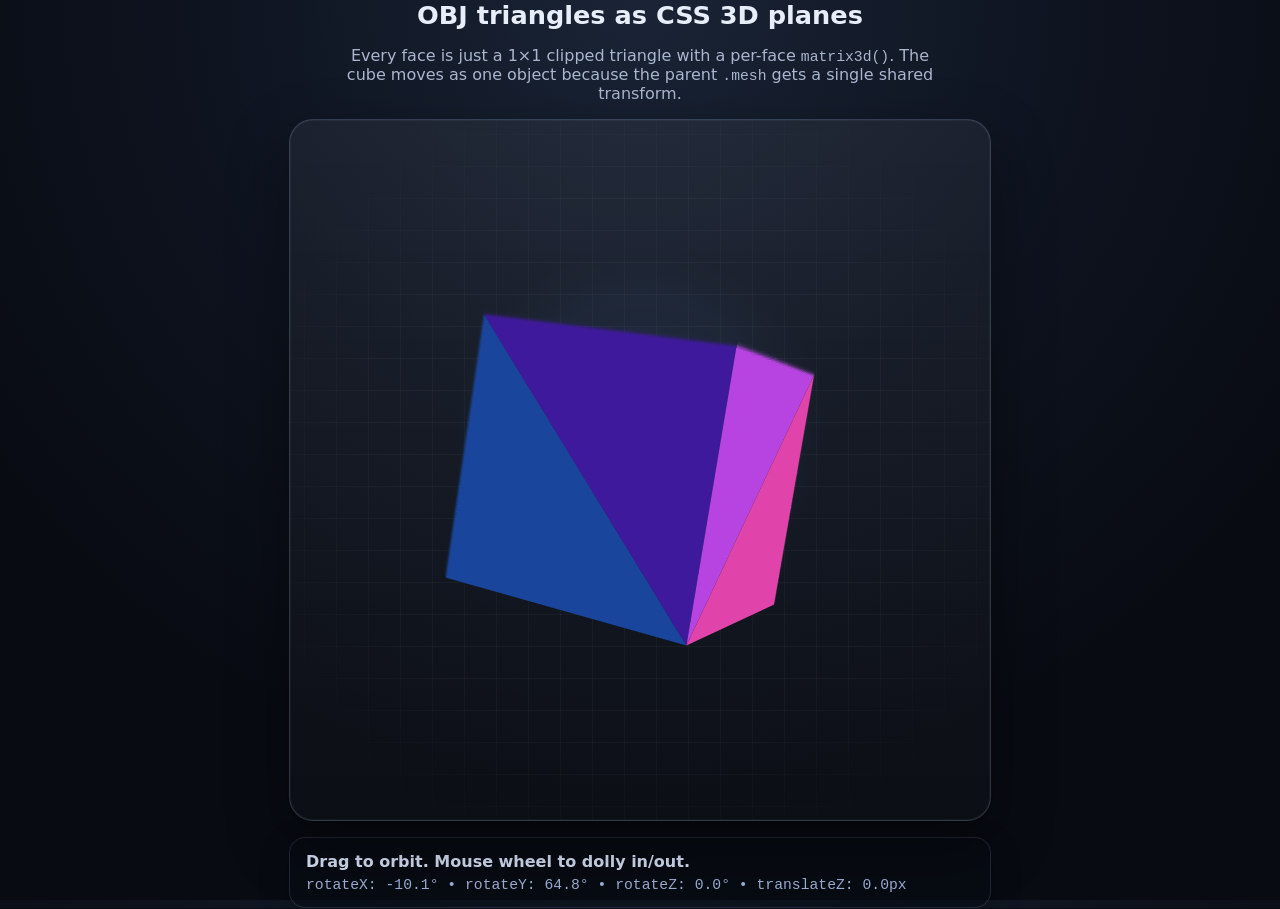
<file: index.html>
<!doctype html>
<html lang="en">
  <head>
    <meta charset="UTF-8" />
    <meta name="viewport" content="width=device-width, initial-scale=1.0" />
    <title>CSS OBJ Triangle Demo</title>
    <link rel="stylesheet" href="styles.css" />
    <script defer src="demo.js"></script>
  </head>
  <body>
    <main class="demo">
      <h1 class="title">OBJ triangles as CSS 3D planes</h1>
      <p class="subtitle">
        Every face is just a 1×1 clipped triangle with a per-face <code>matrix3d()</code>. The cube moves as one object because the
        parent <code>.mesh</code> gets a single shared transform.
      </p>

      <div class="scene" id="scene">
        <div class="mesh" id="mesh"></div>
      </div>

      <section class="panel">
        <p class="instructions">Drag to orbit. Mouse wheel to dolly in/out.</p>
        <p class="hud" id="hud"></p>
      </section>
    </main>
  </body>
</html>
</file>
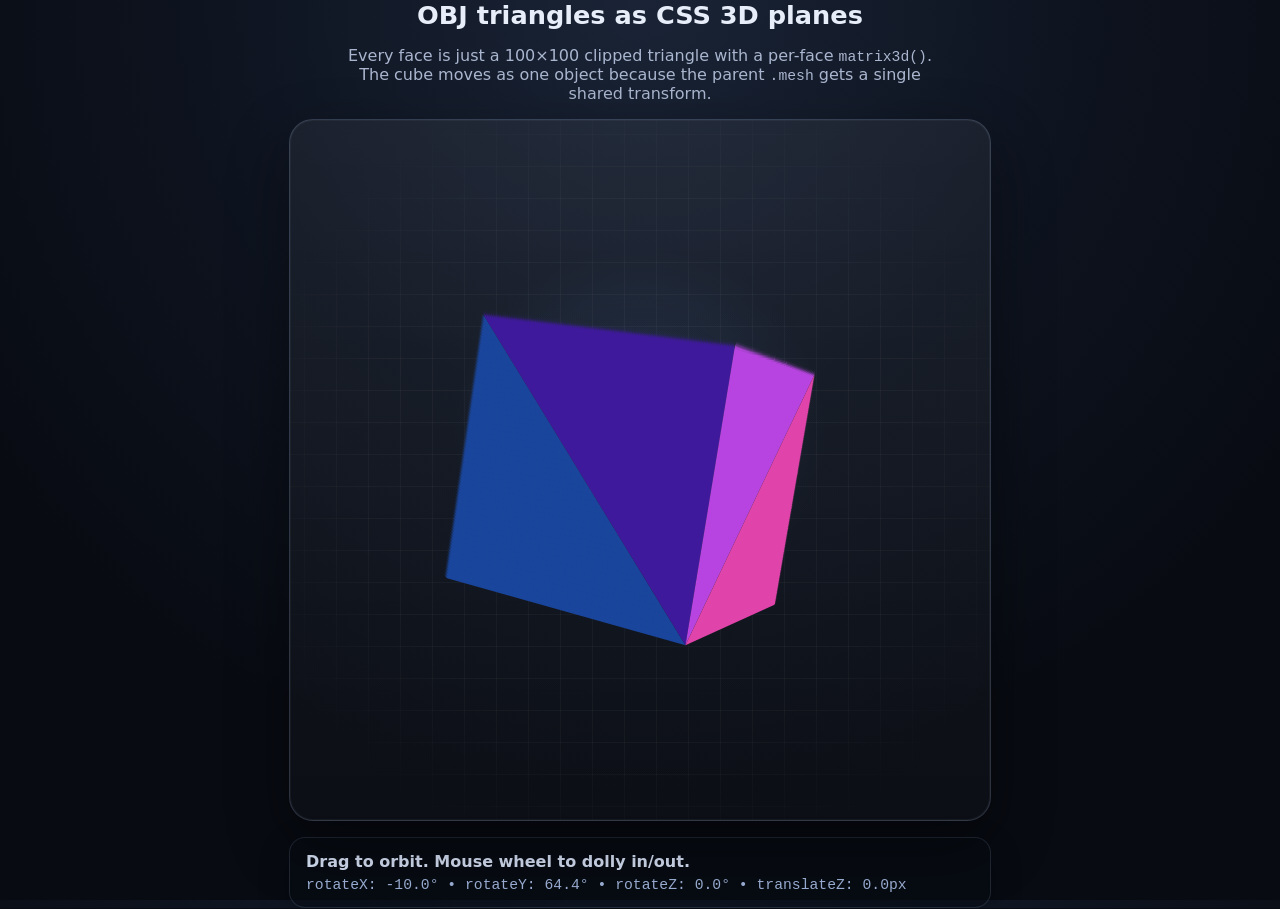
<file: demo/index.html>
<!doctype html>
<html lang="en">
  <head>
    <meta charset="UTF-8" />
    <meta name="viewport" content="width=device-width, initial-scale=1.0" />
    <title>CSS OBJ Triangle Demo</title>
    <link rel="stylesheet" href="styles.css" />
    <script defer src="demo.js"></script>
  </head>
  <body>
    <main class="demo">
      <h1 class="title">OBJ triangles as CSS 3D planes</h1>
      <p class="subtitle">
        Every face is just a 100×100 clipped triangle with a per-face <code>matrix3d()</code>. The cube moves as one object because the
        parent <code>.mesh</code> gets a single shared transform.
      </p>

      <div class="scene" id="scene">
        <div class="mesh" id="mesh"></div>
      </div>

      <section class="panel">
        <p class="instructions">Drag to orbit. Mouse wheel to dolly in/out.</p>
        <p class="hud" id="hud"></p>
      </section>
    </main>
  </body>
</html>
</file>
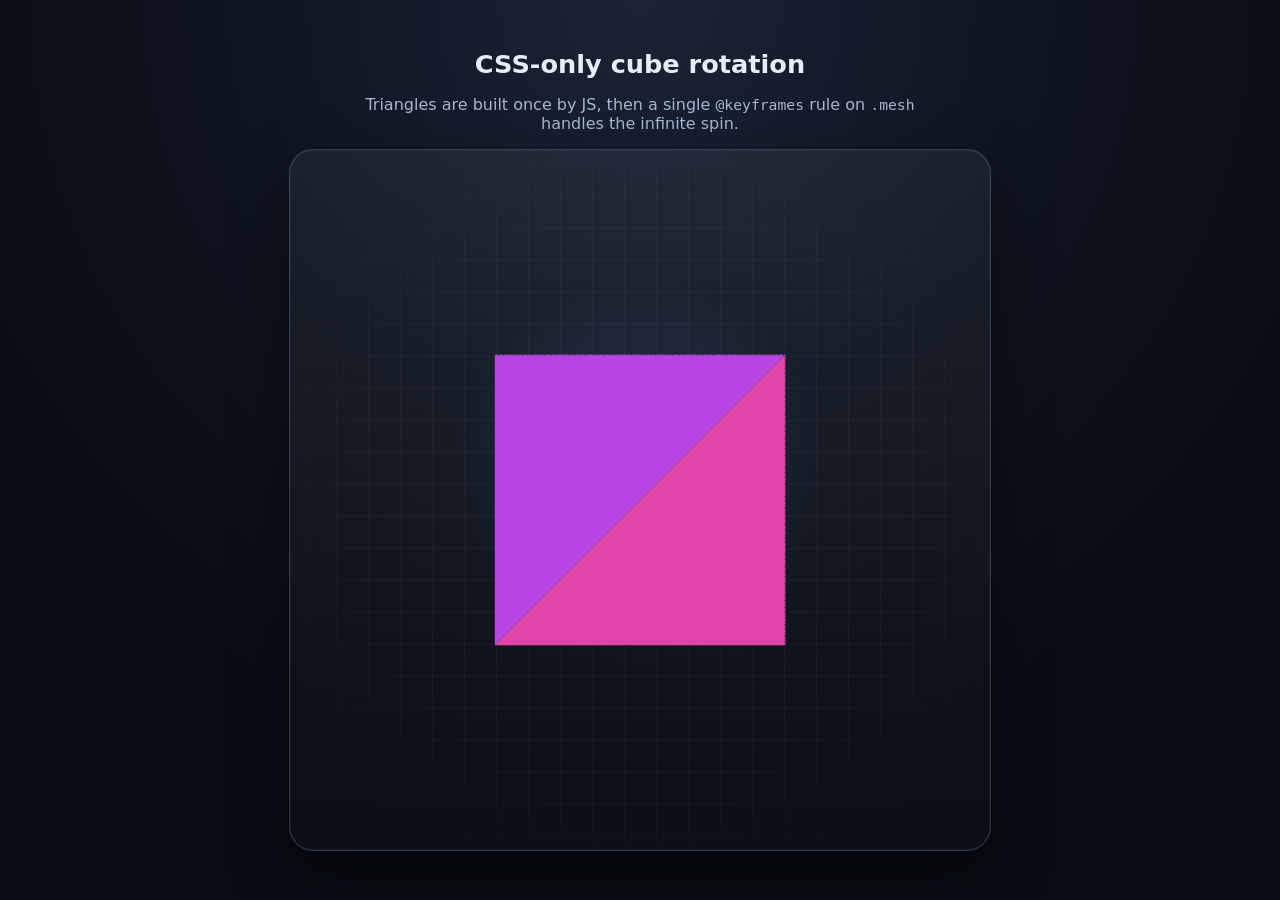
<file: demo/cube-rotate/index.html>
<!doctype html>
<html lang="en">
  <head>
    <meta charset="UTF-8" />
    <meta name="viewport" content="width=device-width, initial-scale=1.0" />
    <title>CSS Cube – Pure CSS Rotation</title>
    <link rel="stylesheet" href="styles.css" />
    <script defer src="demo.js"></script>
  </head>
  <body>
    <main class="demo">
      <h1 class="title">CSS-only cube rotation</h1>
      <p class="subtitle">
        Triangles are built once by JS, then a single <code>@keyframes</code>
        rule on <code>.mesh</code> handles the infinite spin.
      </p>

      <div class="scene">
        <div class="mesh" id="mesh"></div>
      </div>
    </main>
  </body>
</html>
</file>
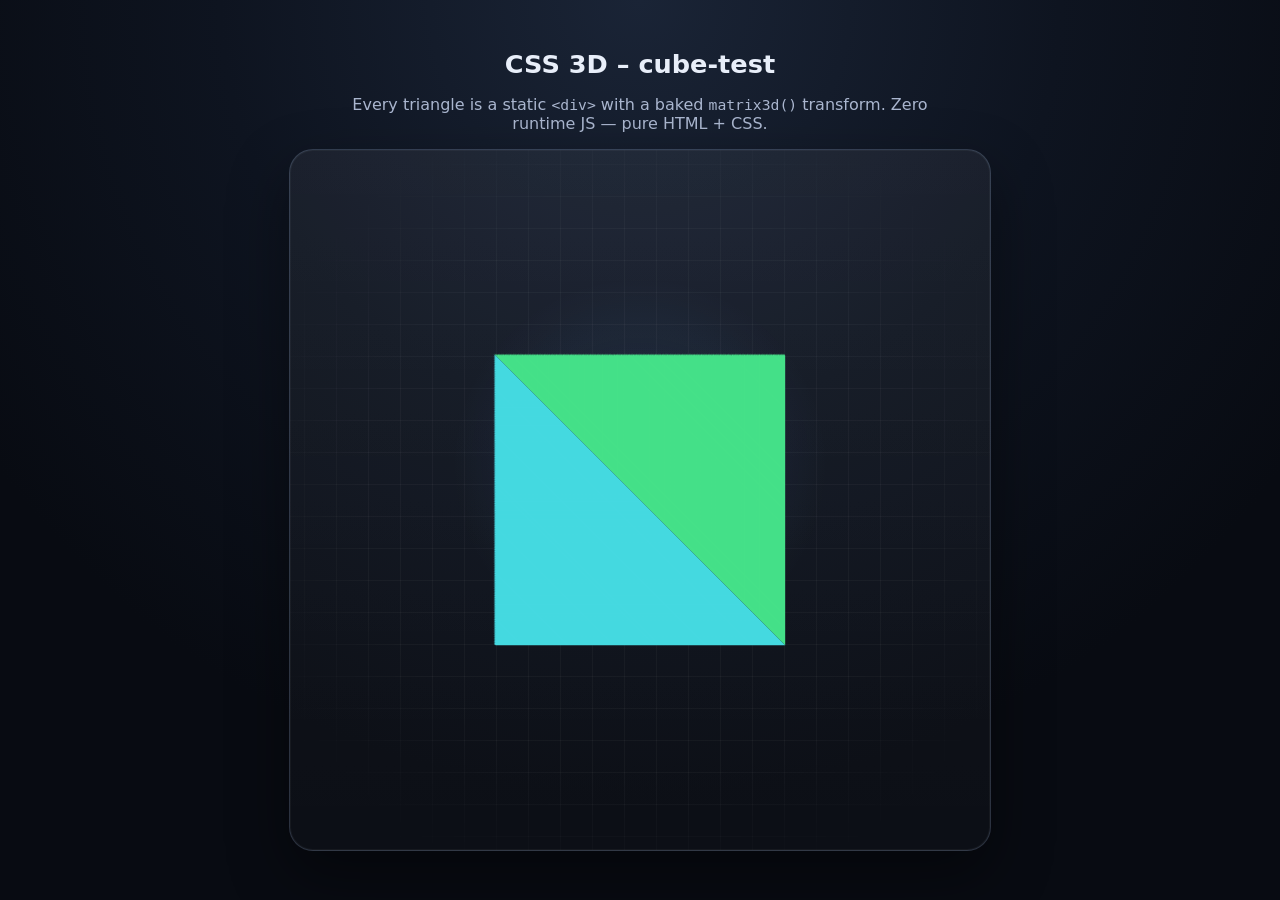
<file: demo/cube-test/index.html>
<!doctype html>
<html lang="en">
  <head>
    <meta charset="UTF-8" />
    <meta name="viewport" content="width=device-width, initial-scale=1.0" />
    <title>CSS 3D – cube-test</title>
    <link rel="stylesheet" href="styles.css" />
  </head>
  <body>
    <main class="demo">
      <h1 class="title">CSS 3D &ndash; cube-test</h1>
      <p class="subtitle">
        Every triangle is a static <code>&lt;div&gt;</code> with a baked
        <code>matrix3d()</code> transform. Zero runtime JS &mdash; pure HTML + CSS.
      </p>

      <div class="scene">
        <div class="mesh">
        <div class="triangle" style="transform:matrix3d(0,250,250,0,0,0,250,0,1,0,0,0,125,-125,-125,1);background:linear-gradient(to bottom right, hsl(210, 72%, 38.338059%) 50%, transparent 50%);backface-visibility:hidden"></div>
        <div class="triangle" style="transform:matrix3d(0,250,0,0,0,250,250,0,1,0,0,0,125,-125,-125,1);background:linear-gradient(to bottom right, hsl(247, 72%, 38.338059%) 50%, transparent 50%);backface-visibility:hidden"></div>
        <div class="triangle" style="transform:matrix3d(0,-250,250,0,0,0,250,0,-1,0,0,0,-125,125,-125,1);background:linear-gradient(to bottom right, hsl(284, 72%, 35.48%) 50%, transparent 50%);backface-visibility:hidden"></div>
        <div class="triangle" style="transform:matrix3d(0,-250,0,0,0,-250,250,0,-1,0,0,0,-125,125,-125,1);background:linear-gradient(to bottom right, hsl(321, 72%, 35.48%) 50%, transparent 50%);backface-visibility:hidden"></div>
        <div class="triangle" style="transform:matrix3d(-250,0,-250,0,0,0,-250,0,0,-1,0,0,125,-125,125,1);background:linear-gradient(to bottom right, hsl(358, 72%, 41.291791%) 50%, transparent 50%);backface-visibility:hidden"></div>
        <div class="triangle" style="transform:matrix3d(-250,0,0,0,-250,0,-250,0,0,-1,0,0,125,-125,125,1);background:linear-gradient(to bottom right, hsl(35, 72%, 41.291791%) 50%, transparent 50%);backface-visibility:hidden"></div>
        <div class="triangle" style="transform:matrix3d(-250,0,250,0,0,0,250,0,0,1,0,0,125,125,-125,1);background:linear-gradient(to bottom right, hsl(72, 72%, 35.48%) 50%, transparent 50%);backface-visibility:hidden"></div>
        <div class="triangle" style="transform:matrix3d(-250,0,0,0,-250,0,250,0,0,1,0,0,125,125,-125,1);background:linear-gradient(to bottom right, hsl(109, 72%, 35.48%) 50%, transparent 50%);backface-visibility:hidden"></div>
        <div class="triangle" style="transform:matrix3d(-250,-250,0,0,0,-250,0,0,0,0,1,0,125,125,125,1);background:linear-gradient(to bottom right, hsl(146, 72%, 57.537313%) 50%, transparent 50%);backface-visibility:hidden"></div>
        <div class="triangle" style="transform:matrix3d(-250,0,0,0,-250,-250,0,0,0,0,1,0,125,125,125,1);background:linear-gradient(to bottom right, hsl(183, 72%, 57.537313%) 50%, transparent 50%);backface-visibility:hidden"></div>
        <div class="triangle" style="transform:matrix3d(-250,250,0,0,0,250,0,0,0,0,-1,0,125,-125,-125,1);background:linear-gradient(to bottom right, hsl(220, 72%, 35.48%) 50%, transparent 50%);backface-visibility:hidden"></div>
        <div class="triangle" style="transform:matrix3d(-250,0,0,0,-250,250,0,0,0,0,-1,0,125,-125,-125,1);background:linear-gradient(to bottom right, hsl(257, 72%, 35.48%) 50%, transparent 50%);backface-visibility:hidden"></div>
        </div>
      </div>
    </main>
  </body>
</html>
</file>
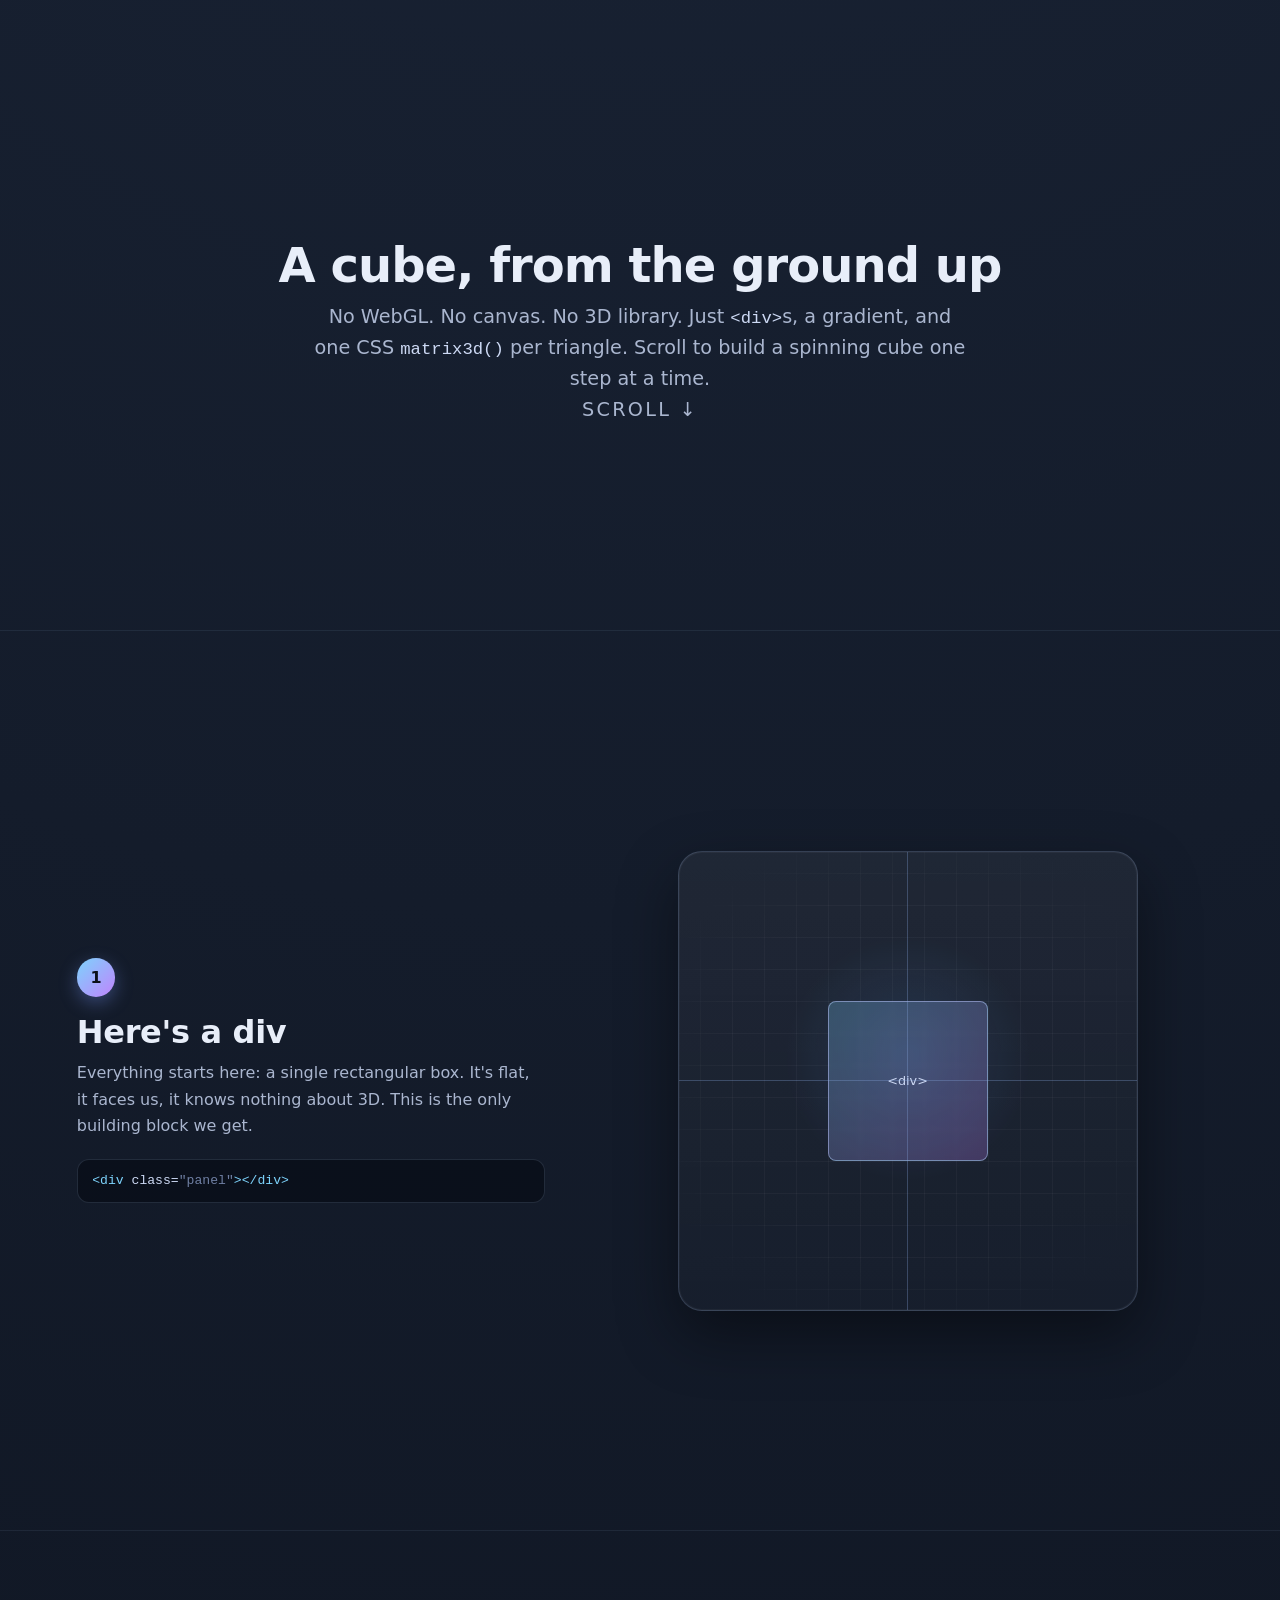
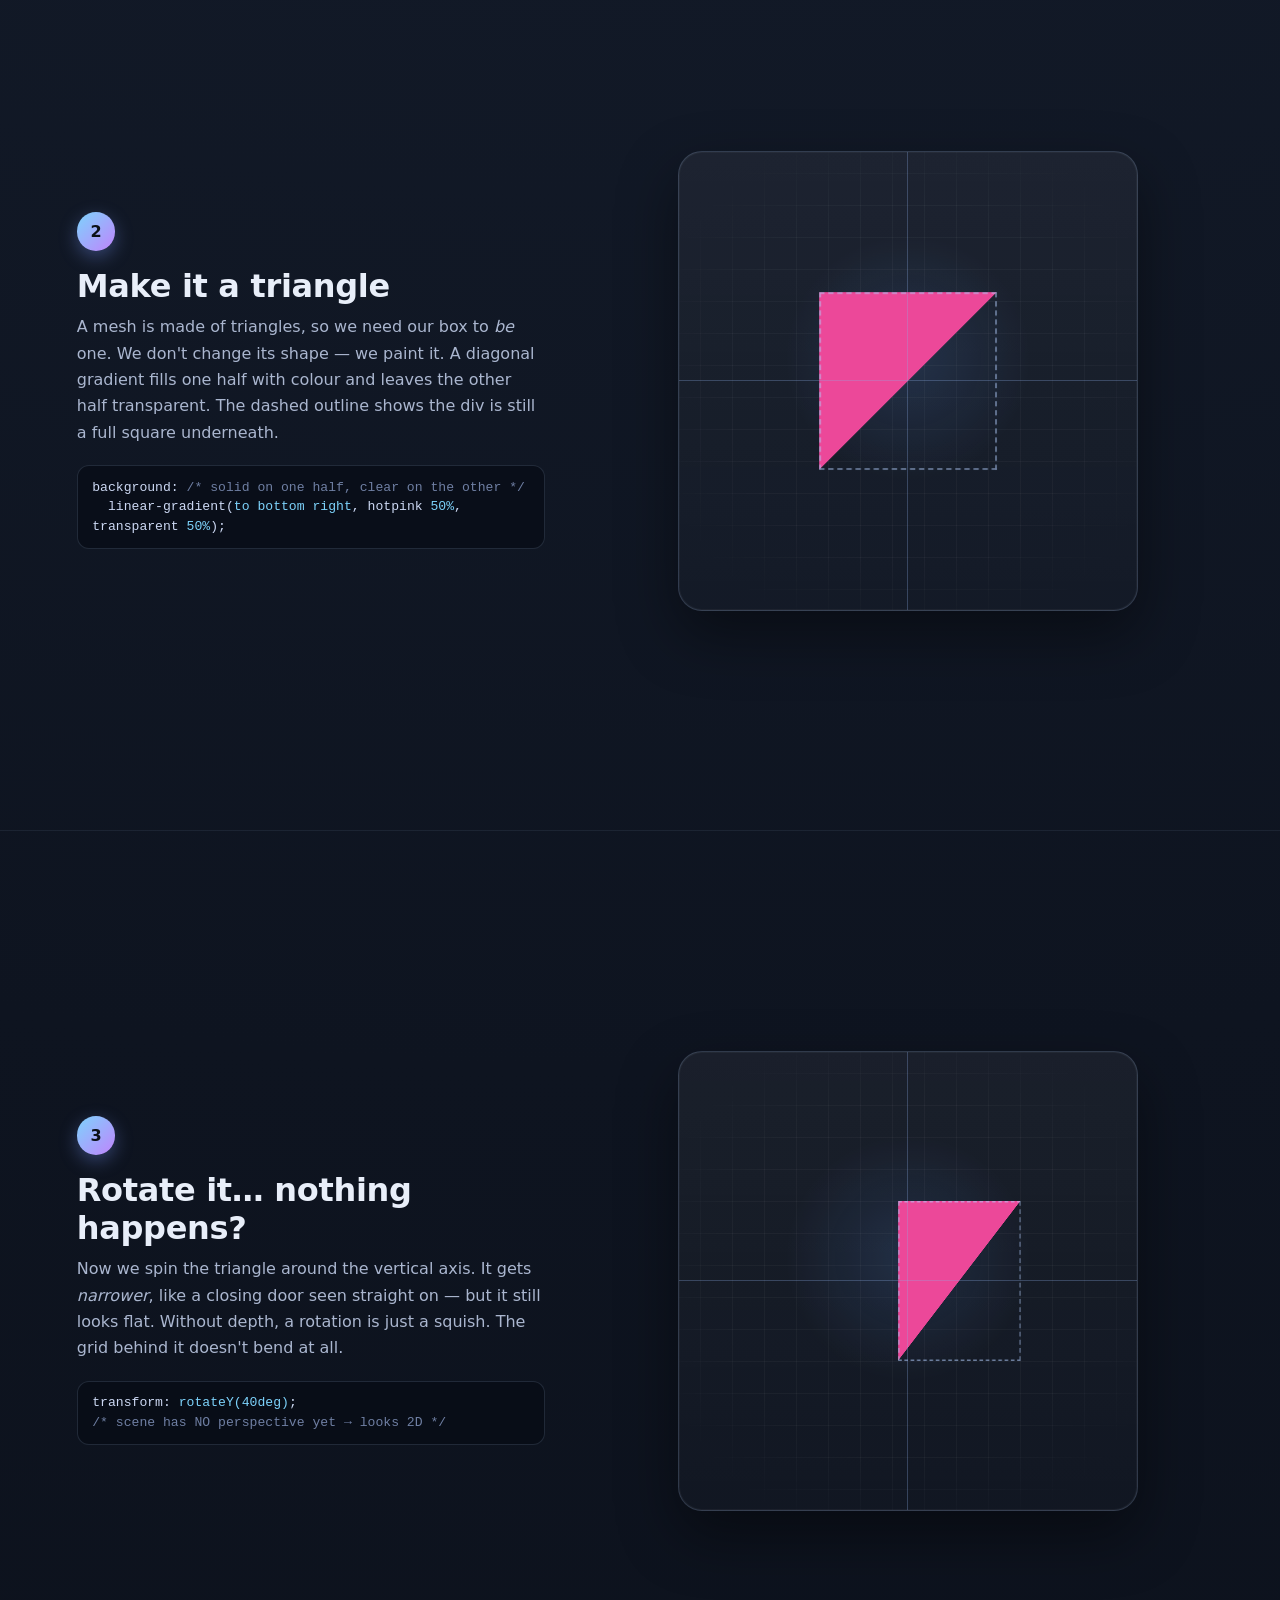
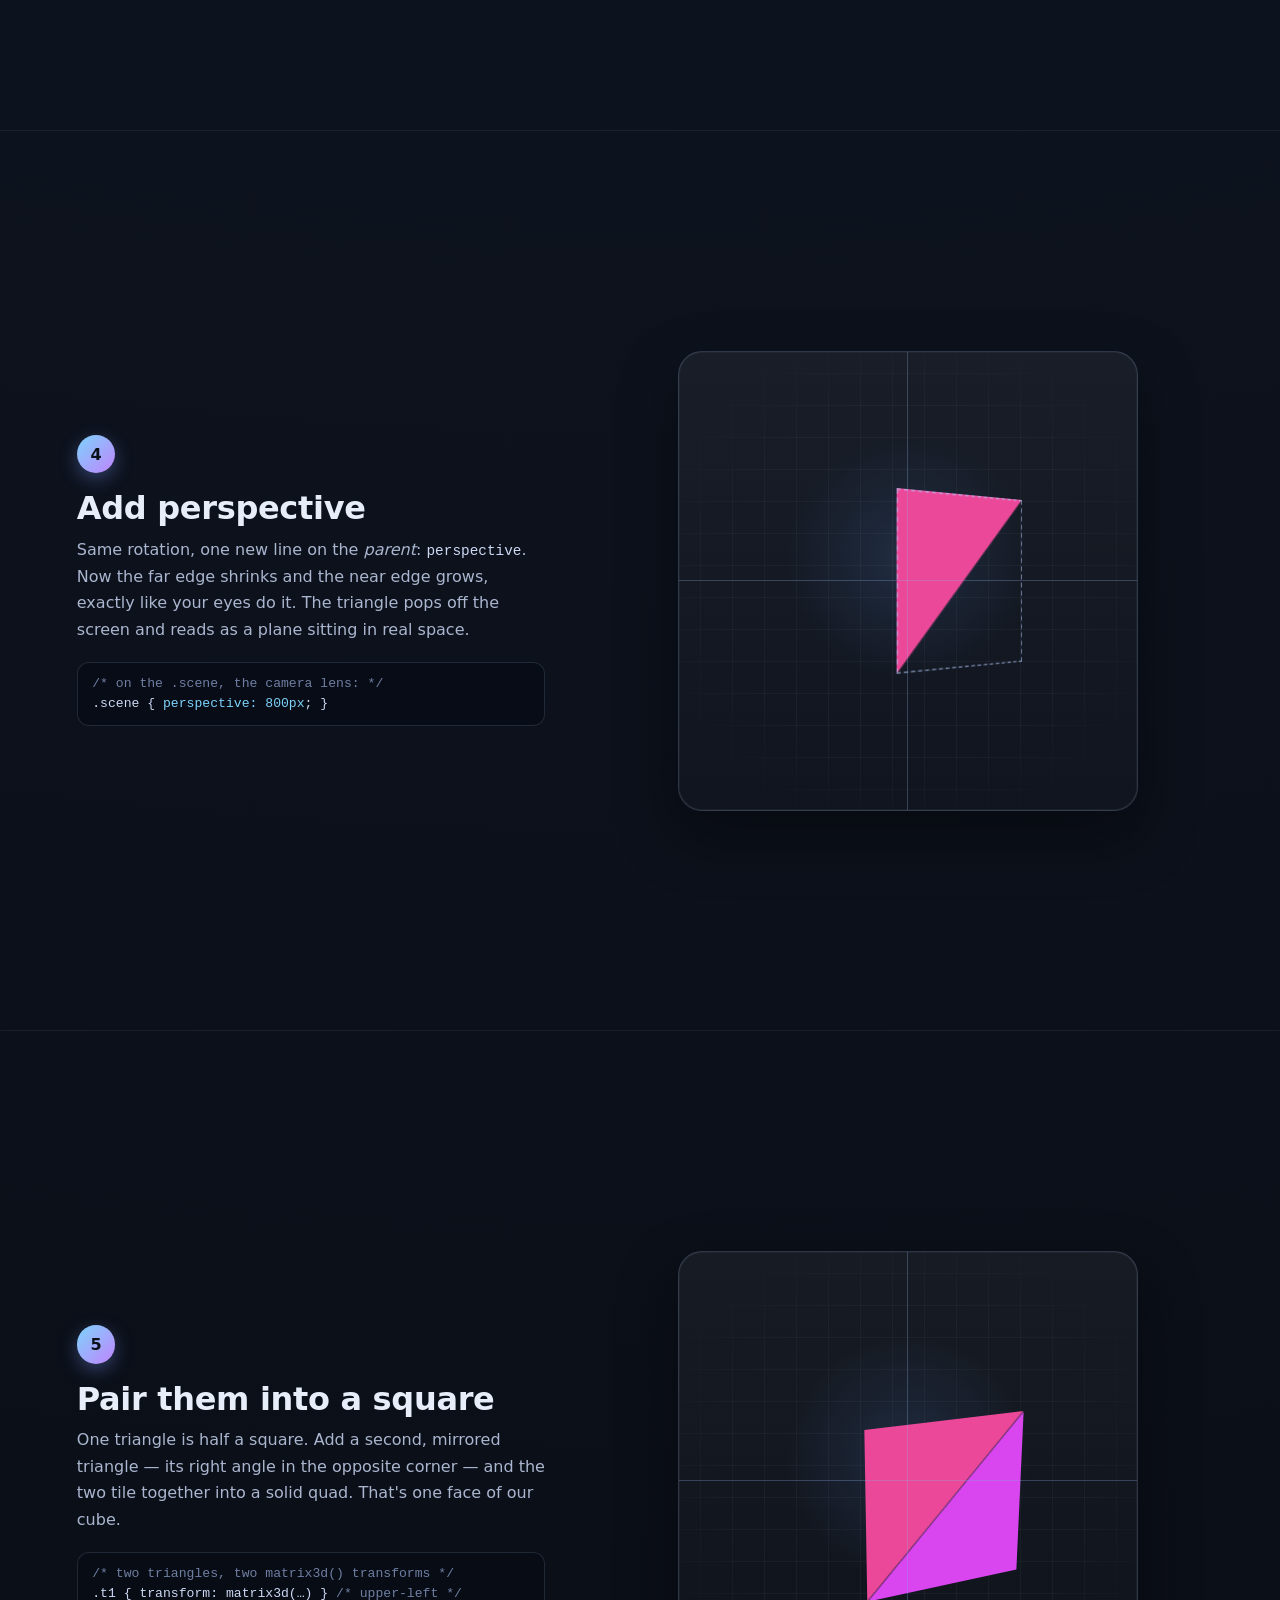
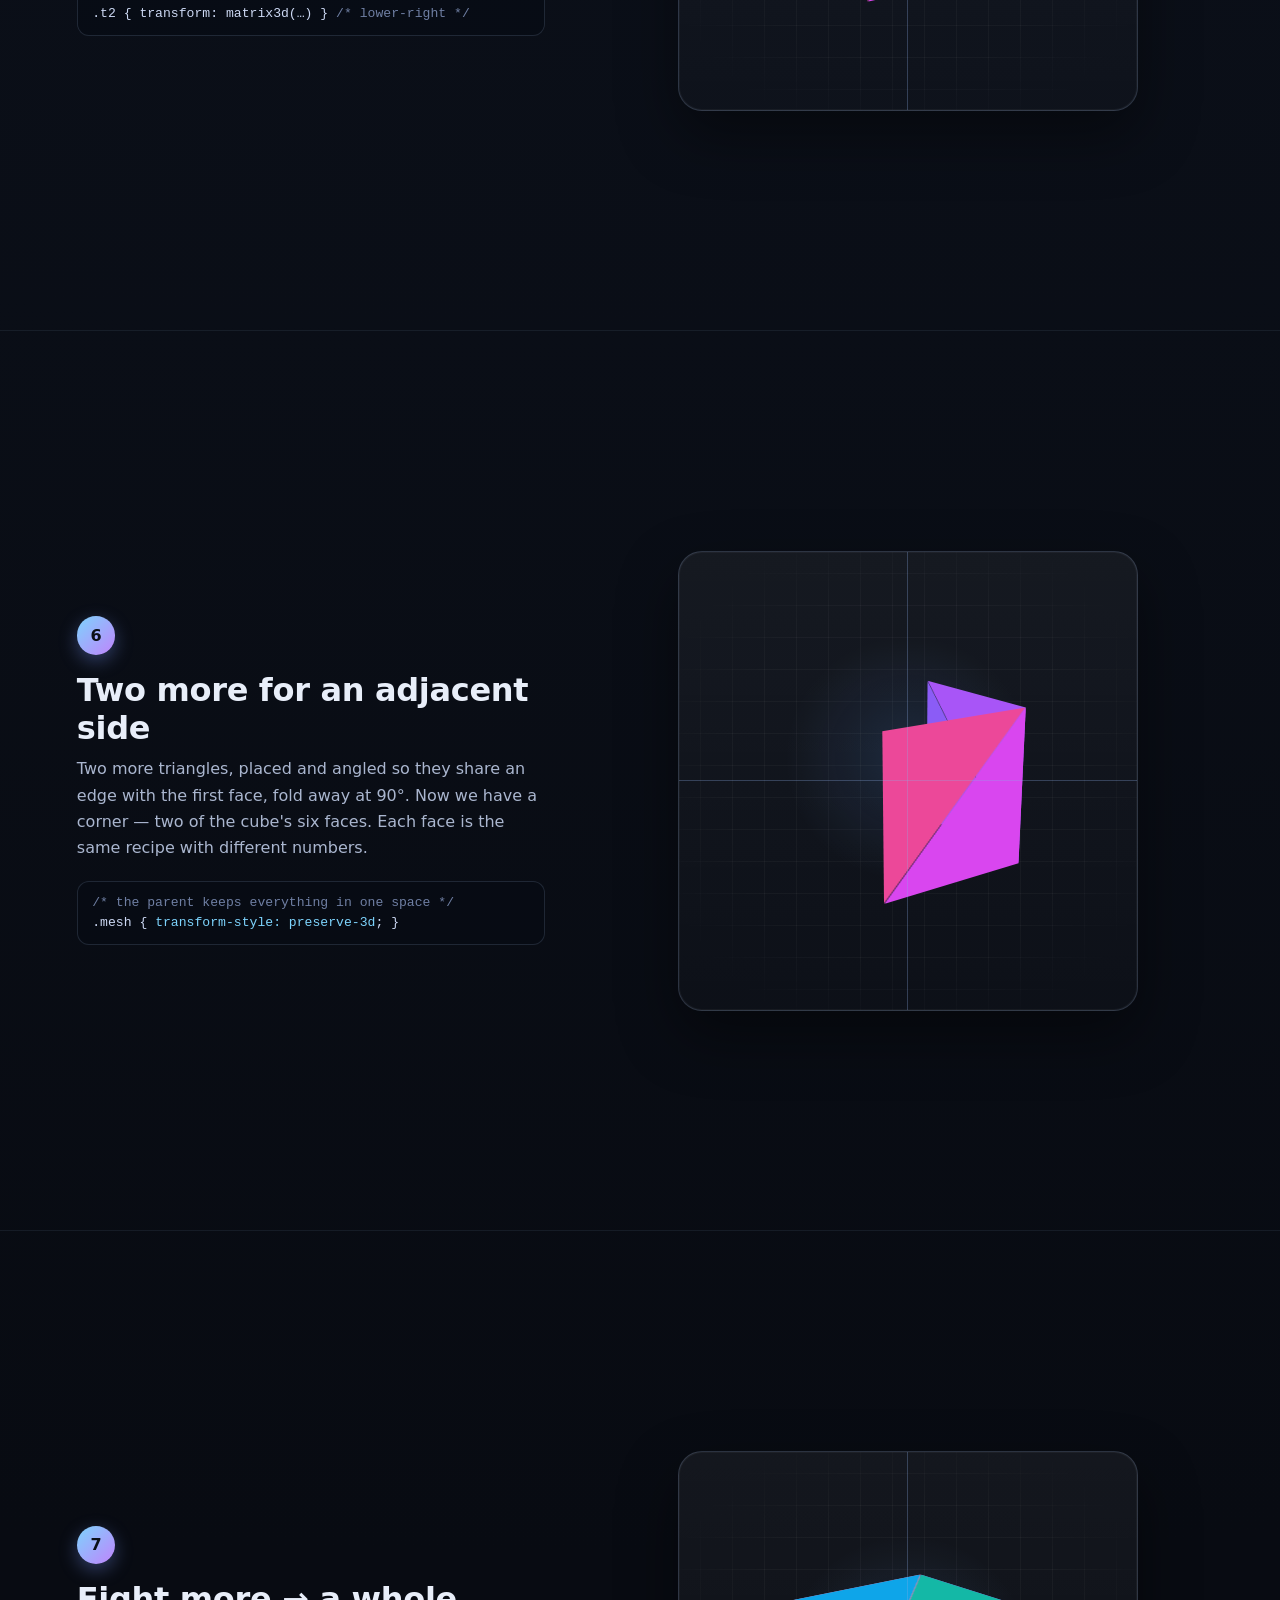
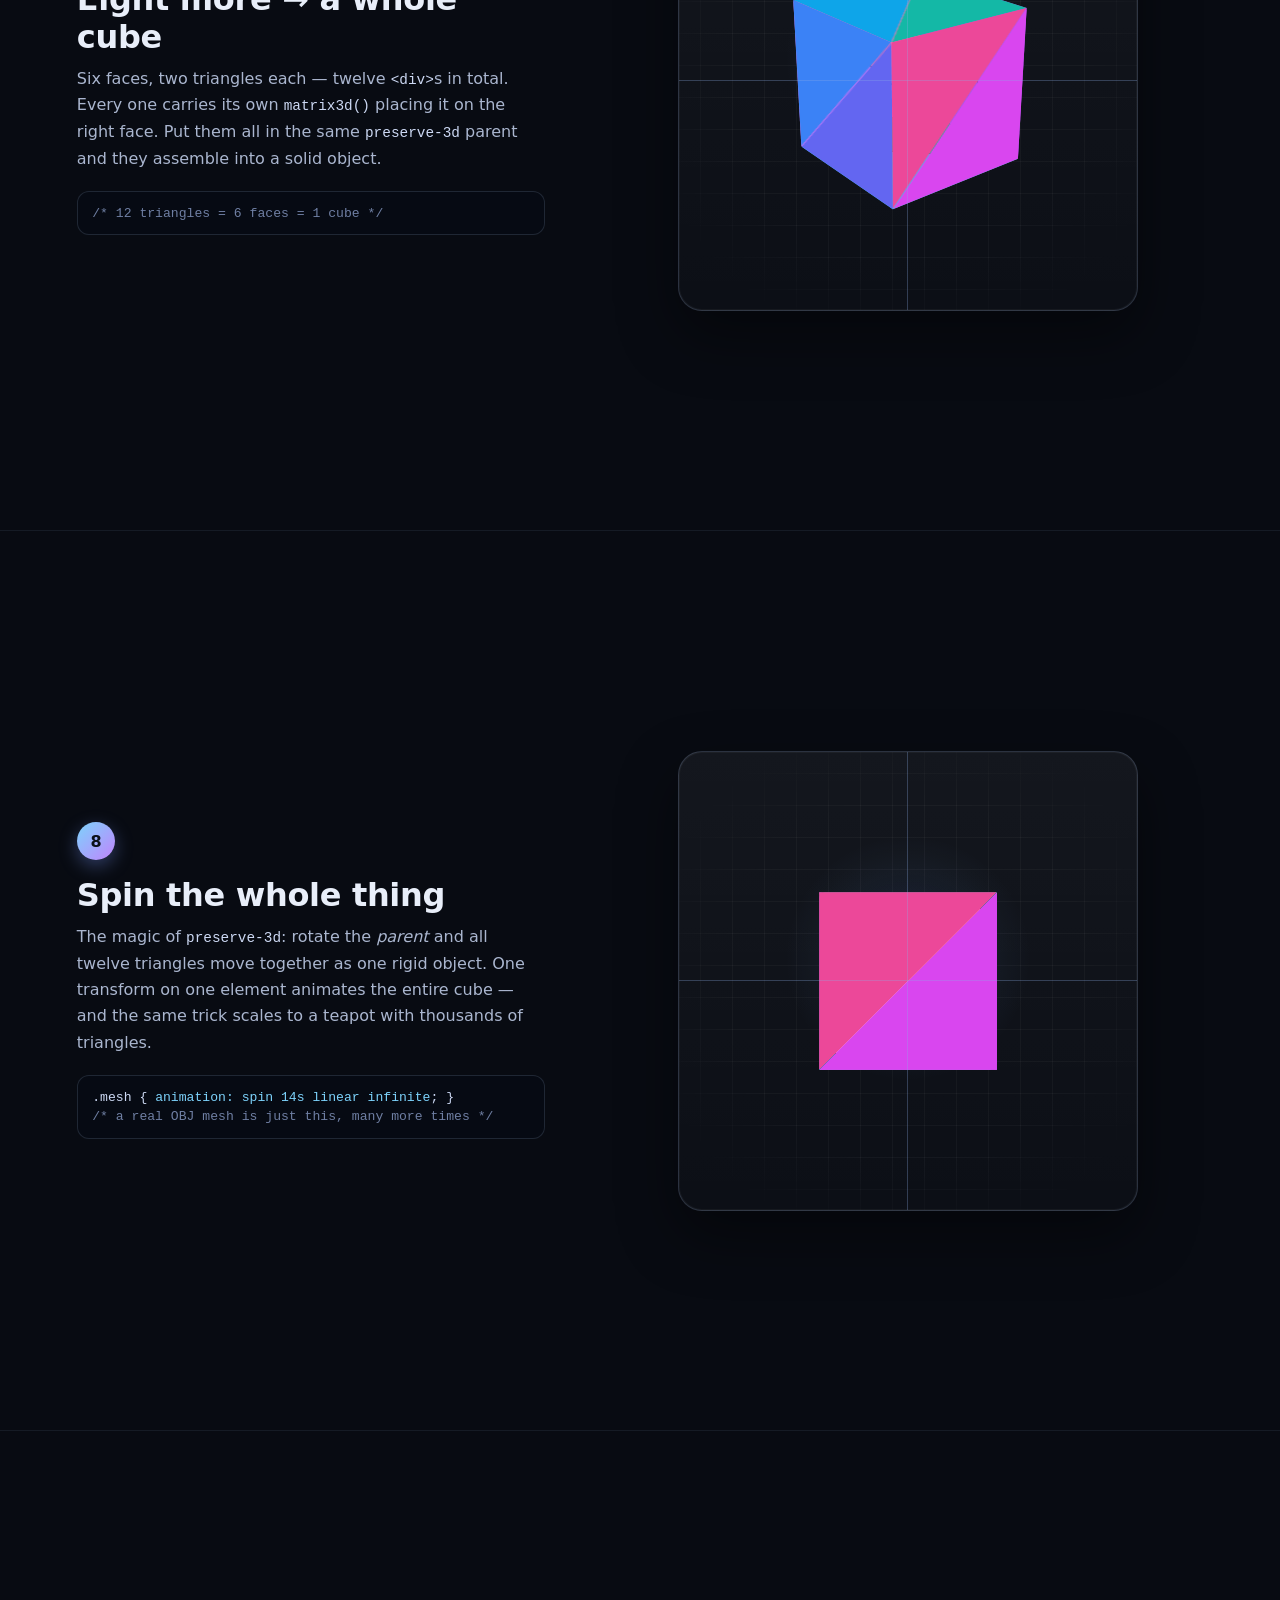
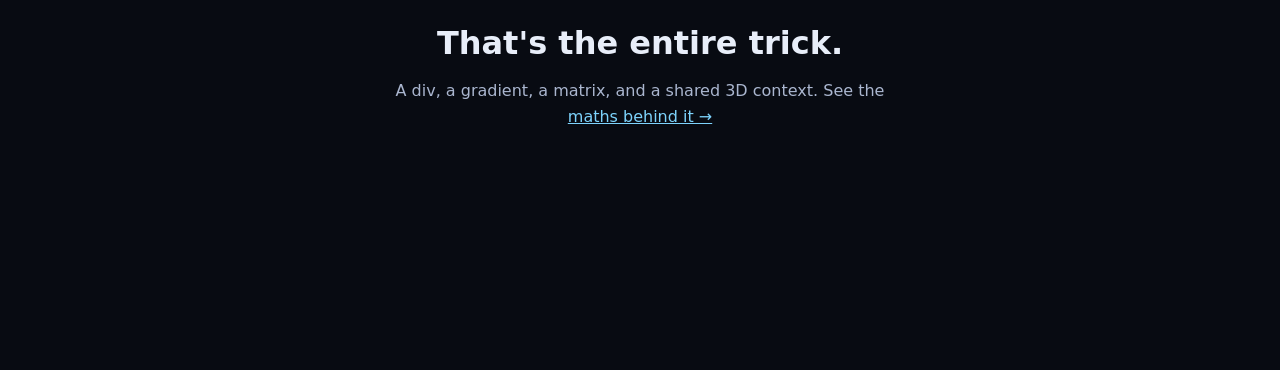
<file: demo/ground-up copy/index.html>
<!doctype html>
<html lang="en">
  <head>
    <meta charset="UTF-8" />
    <meta name="viewport" content="width=device-width, initial-scale=1.0" />
    <title>From the ground up — a CSS cube, one triangle at a time</title>
    <style>
      :root {
        --scene: min(64vmin, 460px);
        --persp: 800px;
      }

      * { box-sizing: border-box; }

      html { scroll-behavior: smooth; }

      body {
        margin: 0;
        font-family: Inter, ui-sans-serif, system-ui, sans-serif;
        color: #e8eef9;
        background:
          radial-gradient(circle at 50% -10%, #1a2436 0%, #0e1420 38%, #080b12 78%),
          #080b12;
      }

      code {
        font-family: ui-monospace, SFMono-Regular, Menlo, monospace;
        font-size: 0.9em;
        color: #cdd9f4;
      }

      /* ---- intro ---- */
      .intro {
        min-height: 70vh;
        display: grid;
        place-items: center;
        text-align: center;
        padding: 4rem 1.5rem 2rem;
      }
      .intro h1 {
        margin: 0 0 0.6rem;
        font-size: clamp(1.8rem, 5vw, 3rem);
        letter-spacing: -0.02em;
      }
      .intro p {
        margin: 0 auto;
        max-width: 54ch;
        color: #aab6cf;
        font-size: clamp(1rem, 2vw, 1.2rem);
        line-height: 1.6;
      }
      .scroll-hint {
        margin-top: 2.5rem;
        color: #6f7fa3;
        font-size: 0.85rem;
        letter-spacing: 0.12em;
        text-transform: uppercase;
        animation: bob 2s ease-in-out infinite;
      }
      @keyframes bob { 0%,100% { transform: translateY(0); } 50% { transform: translateY(6px); } }

      /* ---- step slide ---- */
      .step {
        min-height: 100vh;
        display: grid;
        grid-template-columns: minmax(280px, 0.9fr) 1.1fr;
        align-items: center;
        gap: clamp(1.5rem, 4vw, 4rem);
        padding: clamp(2rem, 6vh, 5rem) clamp(1.5rem, 6vw, 6rem);
        border-top: 1px solid rgba(180, 208, 255, 0.08);
      }
      @media (max-width: 880px) {
        .step { grid-template-columns: 1fr; justify-items: center; text-align: center; }
      }

      .copy { max-width: 46ch; }
      .step-num {
        display: inline-flex;
        align-items: center;
        justify-content: center;
        width: 2.4rem; height: 2.4rem;
        border-radius: 50%;
        font-weight: 700;
        font-variant-numeric: tabular-nums;
        color: #0b1018;
        background: linear-gradient(135deg, #7dd3fc, #c084fc);
        box-shadow: 0 6px 18px rgba(124, 156, 255, 0.35);
      }
      .step h2 {
        margin: 1rem 0 0.6rem;
        font-size: clamp(1.4rem, 3vw, 2rem);
        letter-spacing: -0.01em;
      }
      .step p {
        margin: 0 0 1rem;
        color: #aab6cf;
        line-height: 1.65;
      }
      .step .snippet {
        display: block;
        margin-top: 1.2rem;
        padding: 0.7rem 0.9rem;
        border-radius: 12px;
        border: 1px solid rgba(180, 208, 255, 0.14);
        background: rgba(7, 12, 20, 0.66);
        white-space: pre-wrap;
        font-size: 0.82rem;
        line-height: 1.5;
        text-align: left;
      }
      .snippet .hl { color: #7dd3fc; }
      .snippet .cm { color: #6f7fa3; }

      /* ---- the scene (matches the project's viewer grid) ---- */
      .scene {
        position: relative;
        width: var(--scene);
        aspect-ratio: 1;
        perspective: var(--persp);
        perspective-origin: 50% 50%;
        border-radius: 24px;
        border: 1px solid rgba(180, 208, 255, 0.18);
        background:
          radial-gradient(circle at 50% 45%, rgba(105, 165, 255, 0.14), rgba(0, 0, 0, 0) 36%),
          linear-gradient(180deg, rgba(255, 255, 255, 0.05), rgba(255, 255, 255, 0.02));
        box-shadow: 0 24px 60px rgba(0, 0, 0, 0.42), inset 0 0 0 1px rgba(255, 255, 255, 0.04);
        justify-self: center;
      }
      /* step 4 turns perspective ON via this flag; step 3 leaves it off */
      .scene.flat { perspective: none; }

      .scene::before, .scene::after {
        content: ""; position: absolute; inset: 0; pointer-events: none;
      }
      .scene::before {
        background:
          linear-gradient(rgba(255, 255, 255, 0.035) 1px, transparent 1px) 50% 50% / 32px 32px,
          linear-gradient(90deg, rgba(255, 255, 255, 0.035) 1px, transparent 1px) 50% 50% / 32px 32px;
        -webkit-mask-image: radial-gradient(circle at center, black 56%, transparent 86%);
        mask-image: radial-gradient(circle at center, black 56%, transparent 86%);
      }
      .scene::after {
        background:
          linear-gradient(transparent calc(50% - 0.5px), rgba(140, 172, 230, 0.3) 0, transparent calc(50% + 0.5px)),
          linear-gradient(90deg, transparent calc(50% - 0.5px), rgba(140, 172, 230, 0.3) 0, transparent calc(50% + 0.5px));
      }

      .mesh {
        position: absolute;
        left: 50%; top: 50%;
        width: 0; height: 0;
        transform-style: preserve-3d;
        transition: transform 0.6s ease;
      }

      /* a plain div for step 1 */
      .panel {
        position: absolute;
        width: 160px; height: 160px;
        left: -80px; top: -80px;
        border-radius: 8px;
        border: 1px solid rgba(180, 208, 255, 0.5);
        background: linear-gradient(135deg, rgba(125, 211, 252, 0.25), rgba(192, 132, 252, 0.25));
        display: grid; place-items: center;
        font-size: 0.8rem; color: #cdd9f4;
        backdrop-filter: blur(2px);
      }

      .triangle {
        position: absolute;
        left: 0; top: 0;
        width: 100px; height: 100px;
        transform-origin: 0 0 0;
        backface-visibility: visible; /* double-sided: faces never vanish while teaching */
      }
      /* reveal the underlying square box the gradient is painted onto */
      .triangle.boxed { outline: 1px dashed rgba(180, 208, 255, 0.55); outline-offset: -1px; }

      .spin { animation: spin 14s linear infinite; }
      @keyframes spin {
        from { transform: rotateX(-22deg) rotateY(0deg); }
        to   { transform: rotateX(-22deg) rotateY(360deg); }
      }

      .outro {
        min-height: 60vh;
        display: grid; place-items: center; text-align: center;
        padding: 3rem 1.5rem 5rem;
        border-top: 1px solid rgba(180, 208, 255, 0.08);
      }
      .outro h2 { font-size: clamp(1.4rem, 3vw, 2rem); margin: 0 0 0.6rem; }
      .outro p { color: #aab6cf; max-width: 52ch; line-height: 1.6; }
      .outro a { color: #7dd3fc; }
    </style>
  </head>
  <body>
    <header class="intro">
      <div>
        <h1>A cube, from the ground up</h1>
        <p>
          No WebGL. No canvas. No 3D library. Just <code>&lt;div&gt;</code>s, a
          gradient, and one CSS <code>matrix3d()</code> per triangle. Scroll to
          build a spinning cube one step at a time.
        </p>
        <p class="scroll-hint">scroll ↓</p>
      </div>
    </header>

    <!-- 1 -->
    <section class="step">
      <div class="copy">
        <span class="step-num">1</span>
        <h2>Here's a div</h2>
        <p>
          Everything starts here: a single rectangular box. It's flat, it faces
          us, it knows nothing about 3D. This is the only building block we get.
        </p>
        <code class="snippet"><span class="hl">&lt;div</span> class=<span class="cm">"panel"</span><span class="hl">&gt;&lt;/div&gt;</span></code>
      </div>
      <div class="scene"><div class="mesh" data-step="div"></div></div>
    </section>

    <!-- 2 -->
    <section class="step">
      <div class="copy">
        <span class="step-num">2</span>
        <h2>Make it a triangle</h2>
        <p>
          A mesh is made of triangles, so we need our box to <em>be</em> one. We
          don't change its shape — we paint it. A diagonal gradient fills one
          half with colour and leaves the other half transparent. The dashed
          outline shows the div is still a full square underneath.
        </p>
        <code class="snippet">background: <span class="cm">/* solid on one half, clear on the other */</span>
  linear-gradient(<span class="hl">to bottom right</span>, hotpink <span class="hl">50%</span>, transparent <span class="hl">50%</span>);</code>
      </div>
      <div class="scene"><div class="mesh" data-step="triangle"></div></div>
    </section>

    <!-- 3 -->
    <section class="step">
      <div class="copy">
        <span class="step-num">3</span>
        <h2>Rotate it… nothing happens?</h2>
        <p>
          Now we spin the triangle around the vertical axis. It gets
          <em>narrower</em>, like a closing door seen straight on — but it still
          looks flat. Without depth, a rotation is just a squish. The grid behind
          it doesn't bend at all.
        </p>
        <code class="snippet">transform: <span class="hl">rotateY(40deg)</span>;
<span class="cm">/* scene has NO perspective yet → looks 2D */</span></code>
      </div>
      <div class="scene flat"><div class="mesh" data-step="rotated"></div></div>
    </section>

    <!-- 4 -->
    <section class="step">
      <div class="copy">
        <span class="step-num">4</span>
        <h2>Add perspective</h2>
        <p>
          Same rotation, one new line on the <em>parent</em>:
          <code>perspective</code>. Now the far edge shrinks and the near edge
          grows, exactly like your eyes do it. The triangle pops off the screen
          and reads as a plane sitting in real space.
        </p>
        <code class="snippet"><span class="cm">/* on the .scene, the camera lens: */</span>
.scene { <span class="hl">perspective: 800px</span>; }</code>
      </div>
      <div class="scene"><div class="mesh" data-step="perspective"></div></div>
    </section>

    <!-- 5 -->
    <section class="step">
      <div class="copy">
        <span class="step-num">5</span>
        <h2>Pair them into a square</h2>
        <p>
          One triangle is half a square. Add a second, mirrored triangle — its
          right angle in the opposite corner — and the two tile together into a
          solid quad. That's one face of our cube.
        </p>
        <code class="snippet"><span class="cm">/* two triangles, two matrix3d() transforms */</span>
.t1 { transform: matrix3d(…) } <span class="cm">/* upper-left */</span>
.t2 { transform: matrix3d(…) } <span class="cm">/* lower-right */</span></code>
      </div>
      <div class="scene"><div class="mesh" data-step="square"></div></div>
    </section>

    <!-- 6 -->
    <section class="step">
      <div class="copy">
        <span class="step-num">6</span>
        <h2>Two more for an adjacent side</h2>
        <p>
          Two more triangles, placed and angled so they share an edge with the
          first face, fold away at 90°. Now we have a corner — two of the cube's
          six faces. Each face is the same recipe with different numbers.
        </p>
        <code class="snippet"><span class="cm">/* the parent keeps everything in one space */</span>
.mesh { <span class="hl">transform-style: preserve-3d</span>; }</code>
      </div>
      <div class="scene"><div class="mesh" data-step="twosides"></div></div>
    </section>

    <!-- 7 -->
    <section class="step">
      <div class="copy">
        <span class="step-num">7</span>
        <h2>Eight more → a whole cube</h2>
        <p>
          Six faces, two triangles each — twelve <code>&lt;div&gt;</code>s in
          total. Every one carries its own <code>matrix3d()</code> placing it on
          the right face. Put them all in the same <code>preserve-3d</code>
          parent and they assemble into a solid object.
        </p>
        <code class="snippet"><span class="cm">/* 12 triangles = 6 faces = 1 cube */</span></code>
      </div>
      <div class="scene"><div class="mesh" data-step="cube"></div></div>
    </section>

    <!-- 8 -->
    <section class="step">
      <div class="copy">
        <span class="step-num">8</span>
        <h2>Spin the whole thing</h2>
        <p>
          The magic of <code>preserve-3d</code>: rotate the <em>parent</em> and
          all twelve triangles move together as one rigid object. One transform
          on one element animates the entire cube — and the same trick scales to
          a teapot with thousands of triangles.
        </p>
        <code class="snippet">.mesh { <span class="hl">animation: spin 14s linear infinite</span>; }
<span class="cm">/* a real OBJ mesh is just this, many more times */</span></code>
      </div>
      <div class="scene"><div class="mesh spin" data-step="cube"></div></div>
    </section>

    <footer class="outro">
      <div>
        <h2>That's the entire trick.</h2>
        <p>
          A div, a gradient, a matrix, and a shared 3D context. See the
          <a href="maths.html">maths behind it →</a>
        </p>
      </div>
    </footer>

    <script>
      // ----- minimal 3D maths (same core as the build pipeline) -----
      const sub = (a, b) => ({ x: a.x - b.x, y: a.y - b.y, z: a.z - b.z });
      const cross = (a, b) => ({
        x: a.y * b.z - a.z * b.y,
        y: a.z * b.x - a.x * b.z,
        z: a.x * b.y - a.y * b.x,
      });
      const len = (v) => Math.hypot(v.x, v.y, v.z);
      const fmt = (n) => String(Math.abs(n) < 1e-10 ? 0 : Number(n.toFixed(6)));

      const TRI_BASE = 100;

      // Build the matrix3d() that maps a TRI_BASE×TRI_BASE box onto triangle a,b,c.
      // Columns: edge A→B, edge A→C, face normal, position of A. (See learnings.md.)
      function triangleMatrix3d(a, b, c) {
        const eX = sub(b, a);
        const eY = sub(c, a);
        const n = cross(eX, eY);
        const nl = len(n);
        if (nl < 1e-6) return null;
        const un = { x: n.x / nl, y: n.y / nl, z: n.z / nl };
        const s = 1 / TRI_BASE;
        const m = [
          eX.x * s, eX.y * s, eX.z * s, 0,
          eY.x * s, eY.y * s, eY.z * s, 0,
          un.x, un.y, un.z, 0,
          a.x, a.y, a.z, 1,
        ];
        return `matrix3d(${m.map(fmt).join(",")})`;
      }

      function makeTriangle(a, b, c, color, boxed) {
        const t = triangleMatrix3d(a, b, c);
        if (!t) return null;
        const el = document.createElement("div");
        el.className = "triangle" + (boxed ? " boxed" : "");
        el.style.transform = t;
        el.style.background = `linear-gradient(to bottom right, ${color} 50%, transparent 50%)`;
        return el;
      }

      // ----- cube geometry (half-size 80). Double-sided, so winding is cosmetic. -----
      const H = 80;
      const V = {
        FBL: { x: -H, y: -H, z:  H }, FBR: { x:  H, y: -H, z:  H },
        FTR: { x:  H, y:  H, z:  H }, FTL: { x: -H, y:  H, z:  H },
        BBL: { x: -H, y: -H, z: -H }, BBR: { x:  H, y: -H, z: -H },
        BTR: { x:  H, y:  H, z: -H }, BTL: { x: -H, y:  H, z: -H },
      };

      // Split a square (4 corners, in ring order) into two right-isoceles triangles
      // so the diagonal gradient masks each half correctly.
      function quad(p0, p1, p2, p3, c1, c2) {
        return [
          [p0, p1, p3, c1], // right angle at p0  → upper-left half
          [p2, p3, p1, c2], // right angle at p2  → lower-right half
        ];
      }

      // Ordered so step 5 (square) = faces[0..1], step 6 (+adjacent) = faces[0..3].
      const FACES = [
        ...quad(V.FBL, V.FBR, V.FTR, V.FTL, "#ec4899", "#d946ef"), // front  (toward camera)
        ...quad(V.FBR, V.BBR, V.BTR, V.FTR, "#a855f7", "#8b5cf6"), // right   (adjacent)
        ...quad(V.BBR, V.BBL, V.BTL, V.BTR, "#f472b6", "#e879f9"), // back
        ...quad(V.BBL, V.FBL, V.FTL, V.BTL, "#3b82f6", "#6366f1"), // left
        ...quad(V.FTL, V.FTR, V.BTR, V.BTL, "#22d3ee", "#10b981"), // top
        ...quad(V.BBL, V.BBR, V.FBR, V.FBL, "#0ea5e9", "#14b8a6"), // bottom
      ];

      const SINGLE = "#ec4899";

      function render(mesh, step) {
        mesh.replaceChildren();
        let transform = "";

        if (step === "div") {
          const p = document.createElement("div");
          p.className = "panel";
          p.textContent = "<div>";
          mesh.appendChild(p);
          return;
        }

        if (step === "triangle") {
          mesh.appendChild(makeTriangle(V.FBL, V.FBR, V.FTL, SINGLE, true));
        } else if (step === "rotated" || step === "perspective") {
          mesh.appendChild(makeTriangle(V.FBL, V.FBR, V.FTL, SINGLE, true));
          transform = "rotateY(40deg)";
        } else if (step === "square") {
          for (const [a, b, c, col] of FACES.slice(0, 2)) mesh.appendChild(makeTriangle(a, b, c, col));
          transform = "rotateX(-18deg) rotateY(26deg)";
        } else if (step === "twosides") {
          for (const [a, b, c, col] of FACES.slice(0, 4)) mesh.appendChild(makeTriangle(a, b, c, col));
          transform = "rotateX(-18deg) rotateY(34deg)";
        } else if (step === "cube") {
          for (const [a, b, c, col] of FACES) mesh.appendChild(makeTriangle(a, b, c, col));
          // animated meshes get their transform from the .spin keyframes
          if (!mesh.classList.contains("spin")) transform = "rotateX(-22deg) rotateY(38deg)";
        }

        if (transform) mesh.style.transform = transform;
      }

      document.querySelectorAll(".mesh[data-step]").forEach((mesh) => {
        render(mesh, mesh.dataset.step);
      });
    </script>
  </body>
</html>
</file>
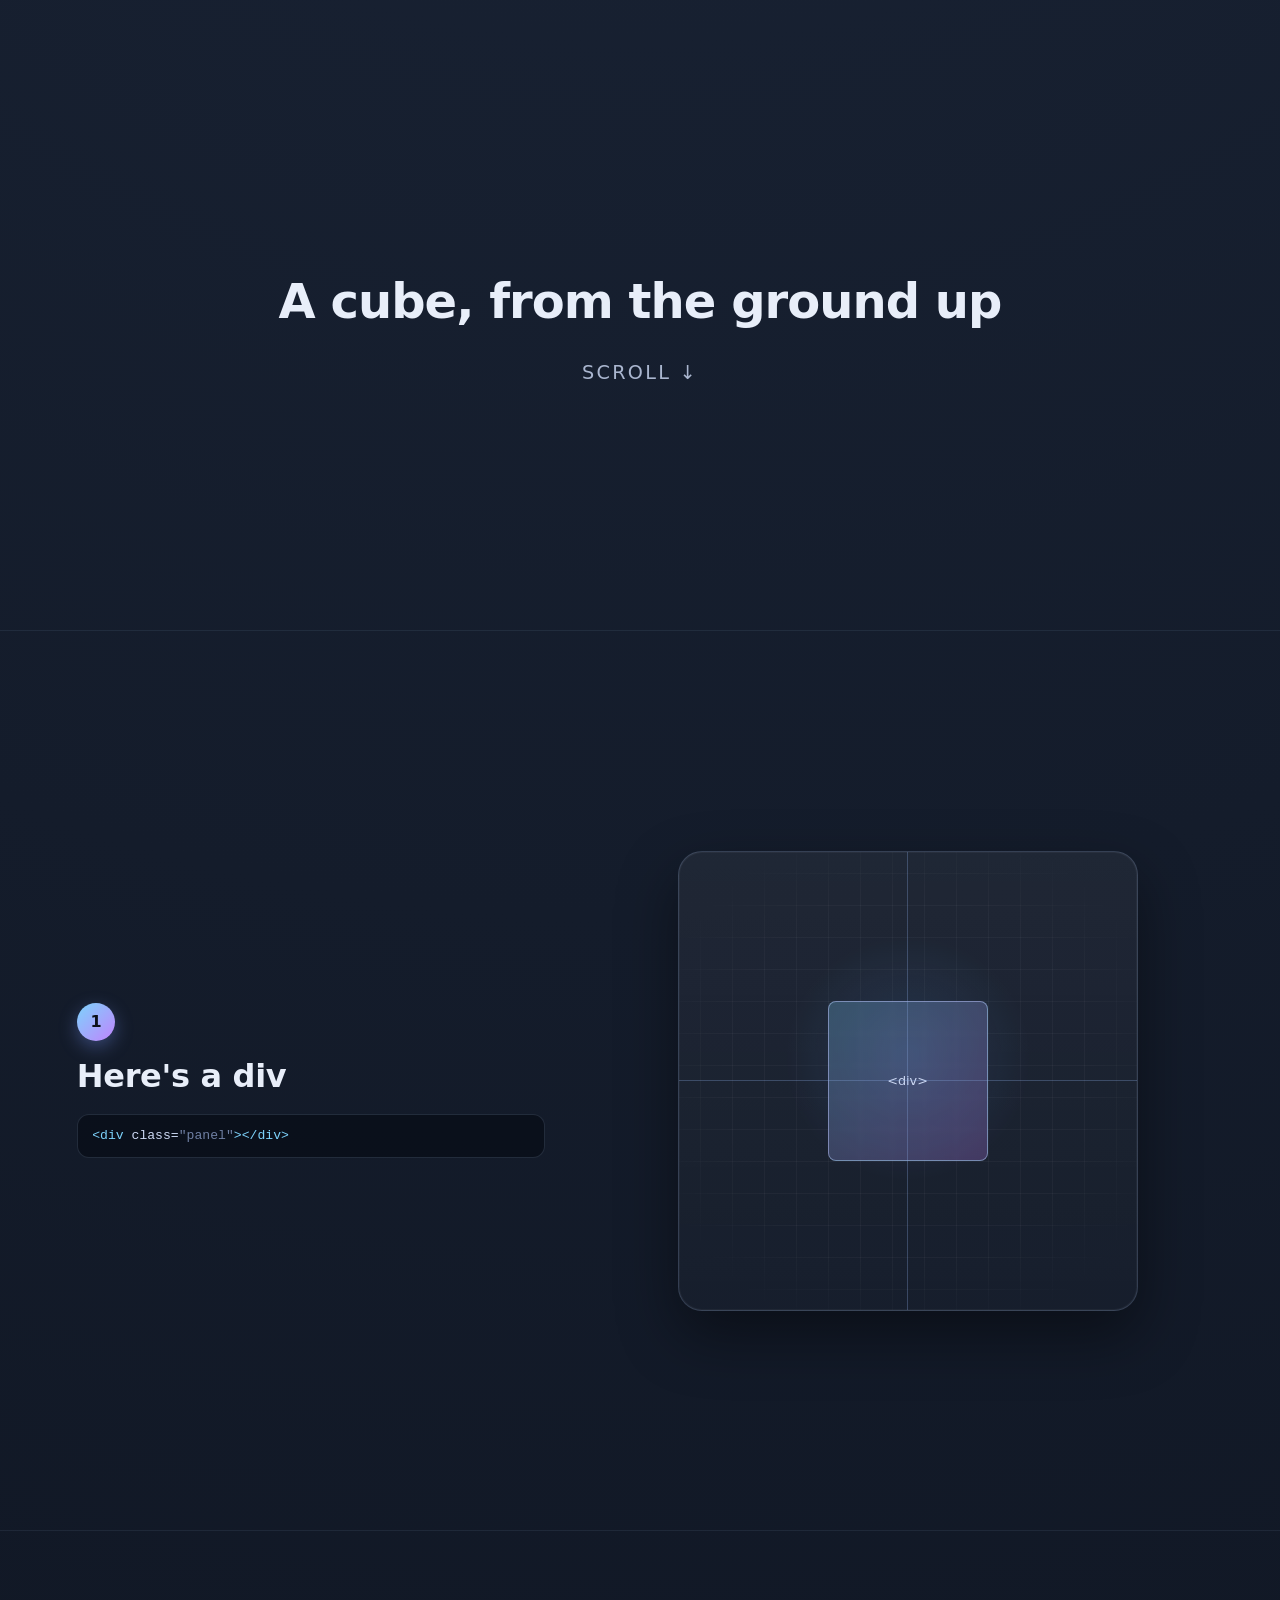
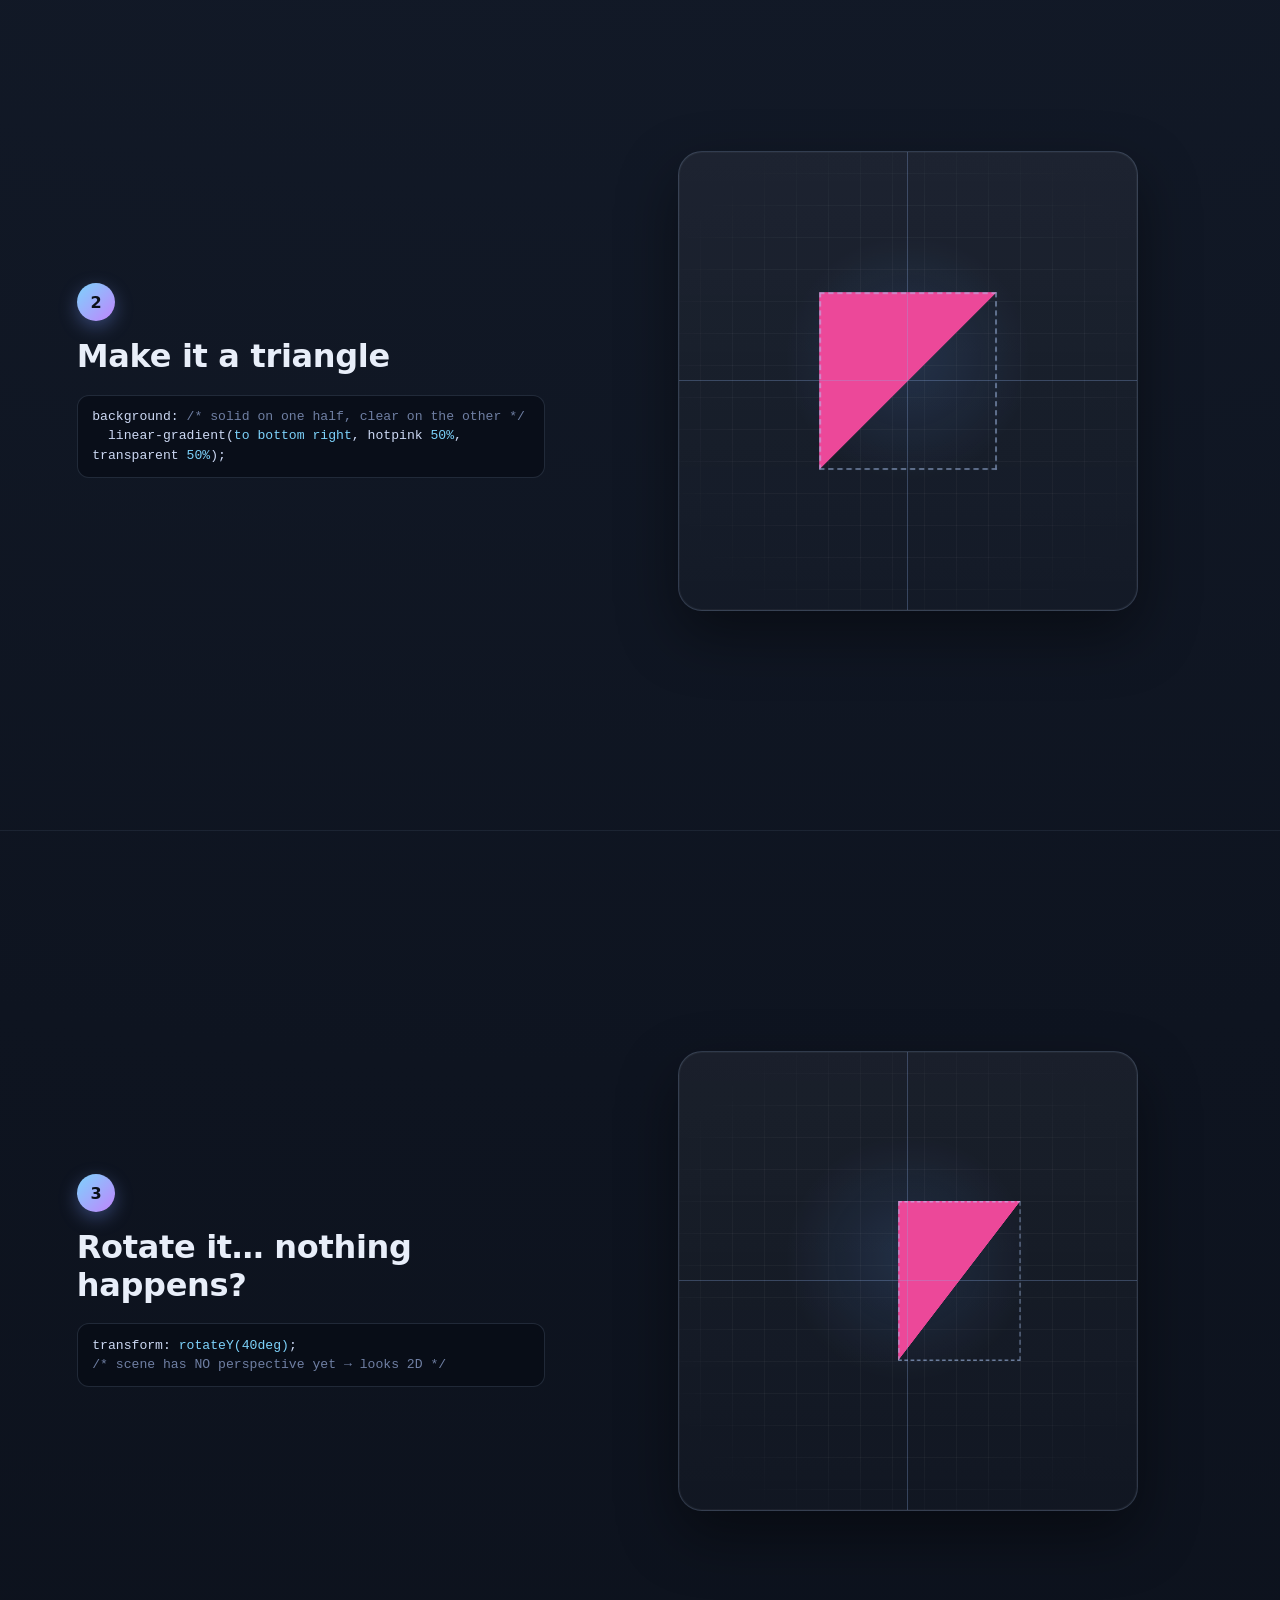
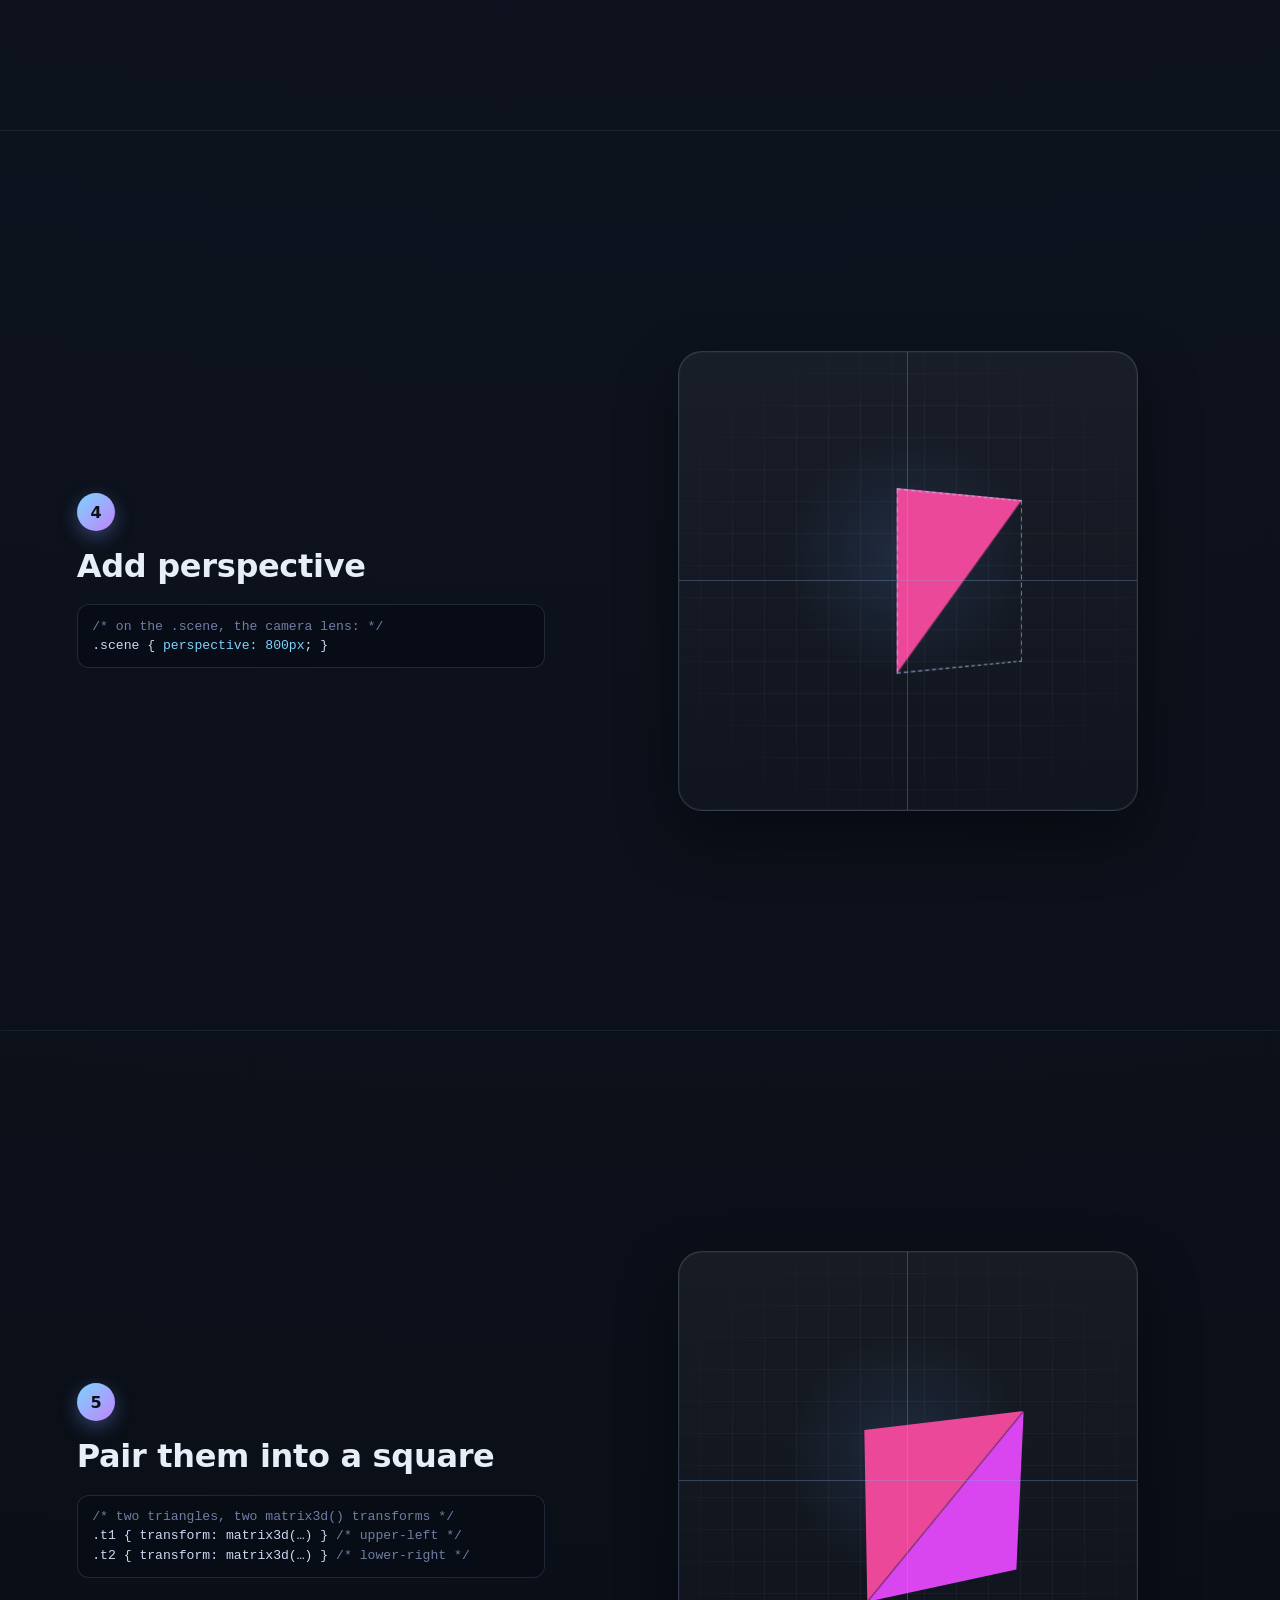
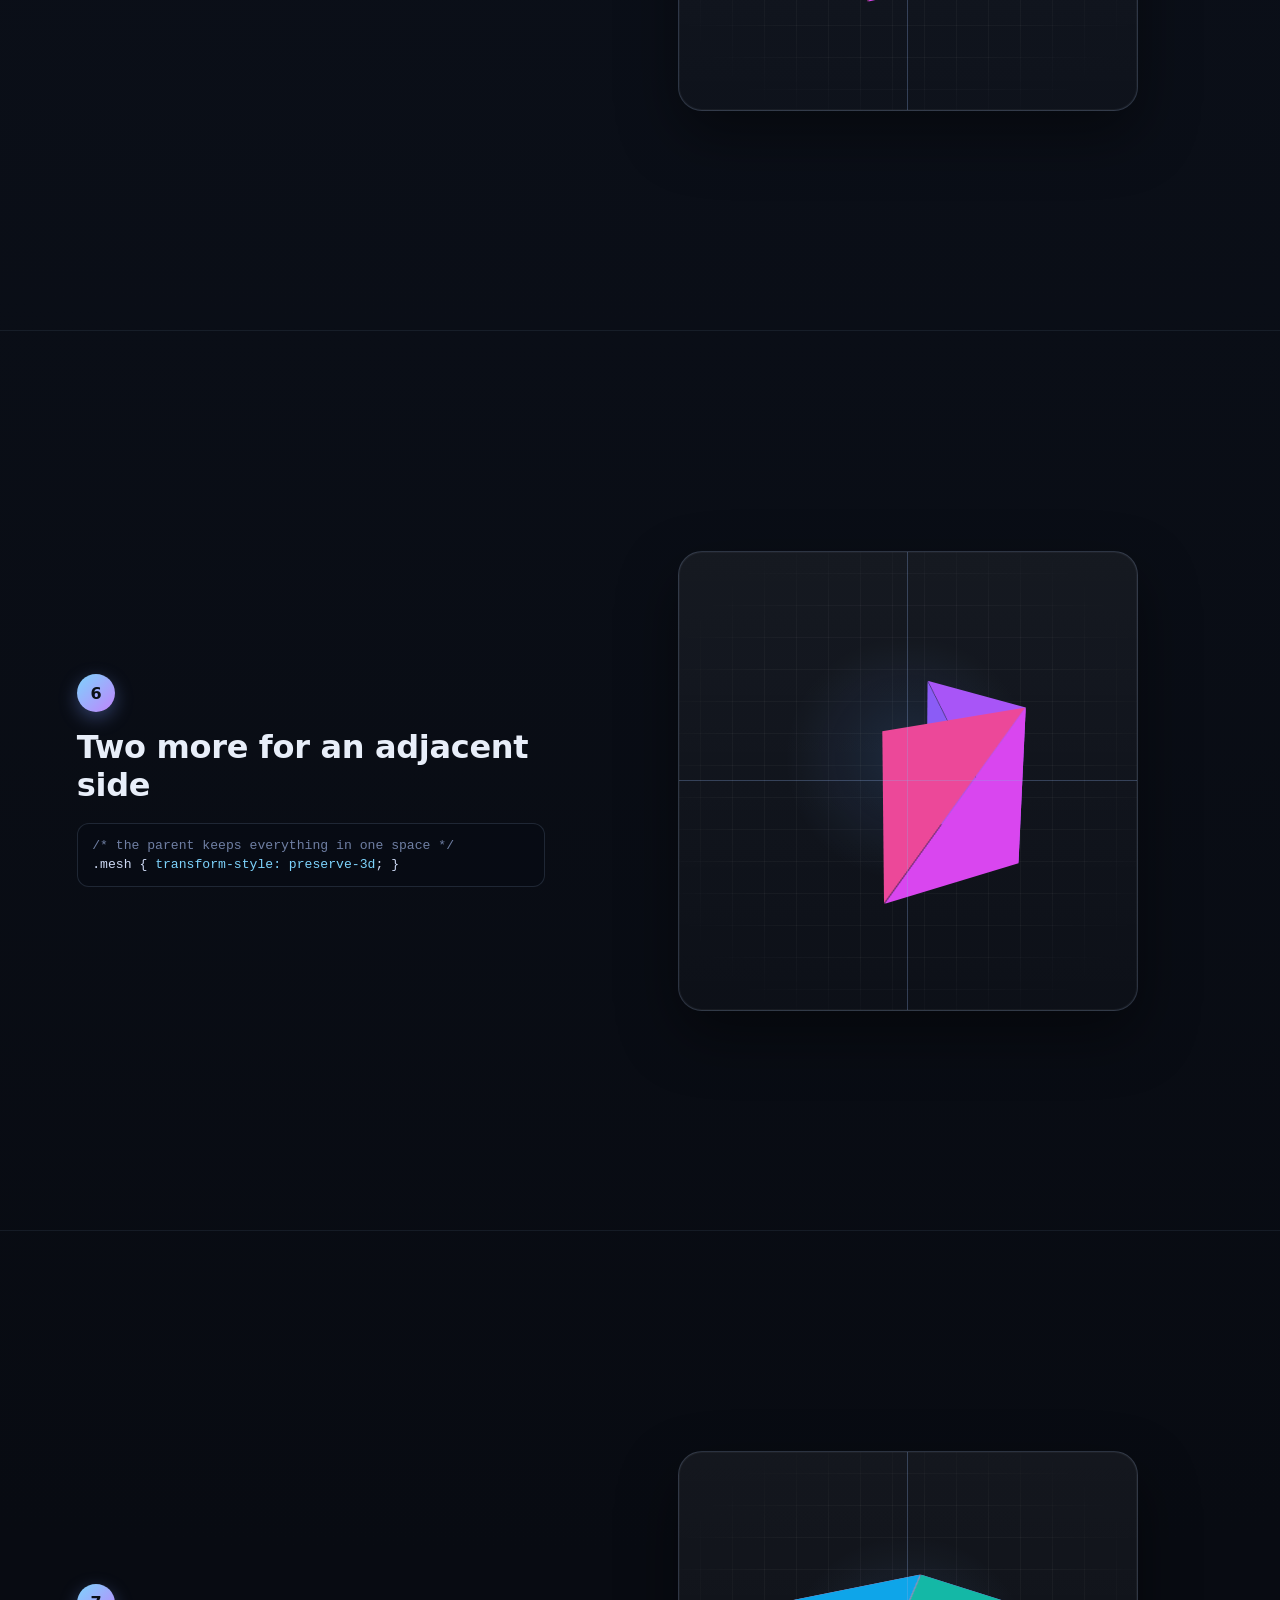
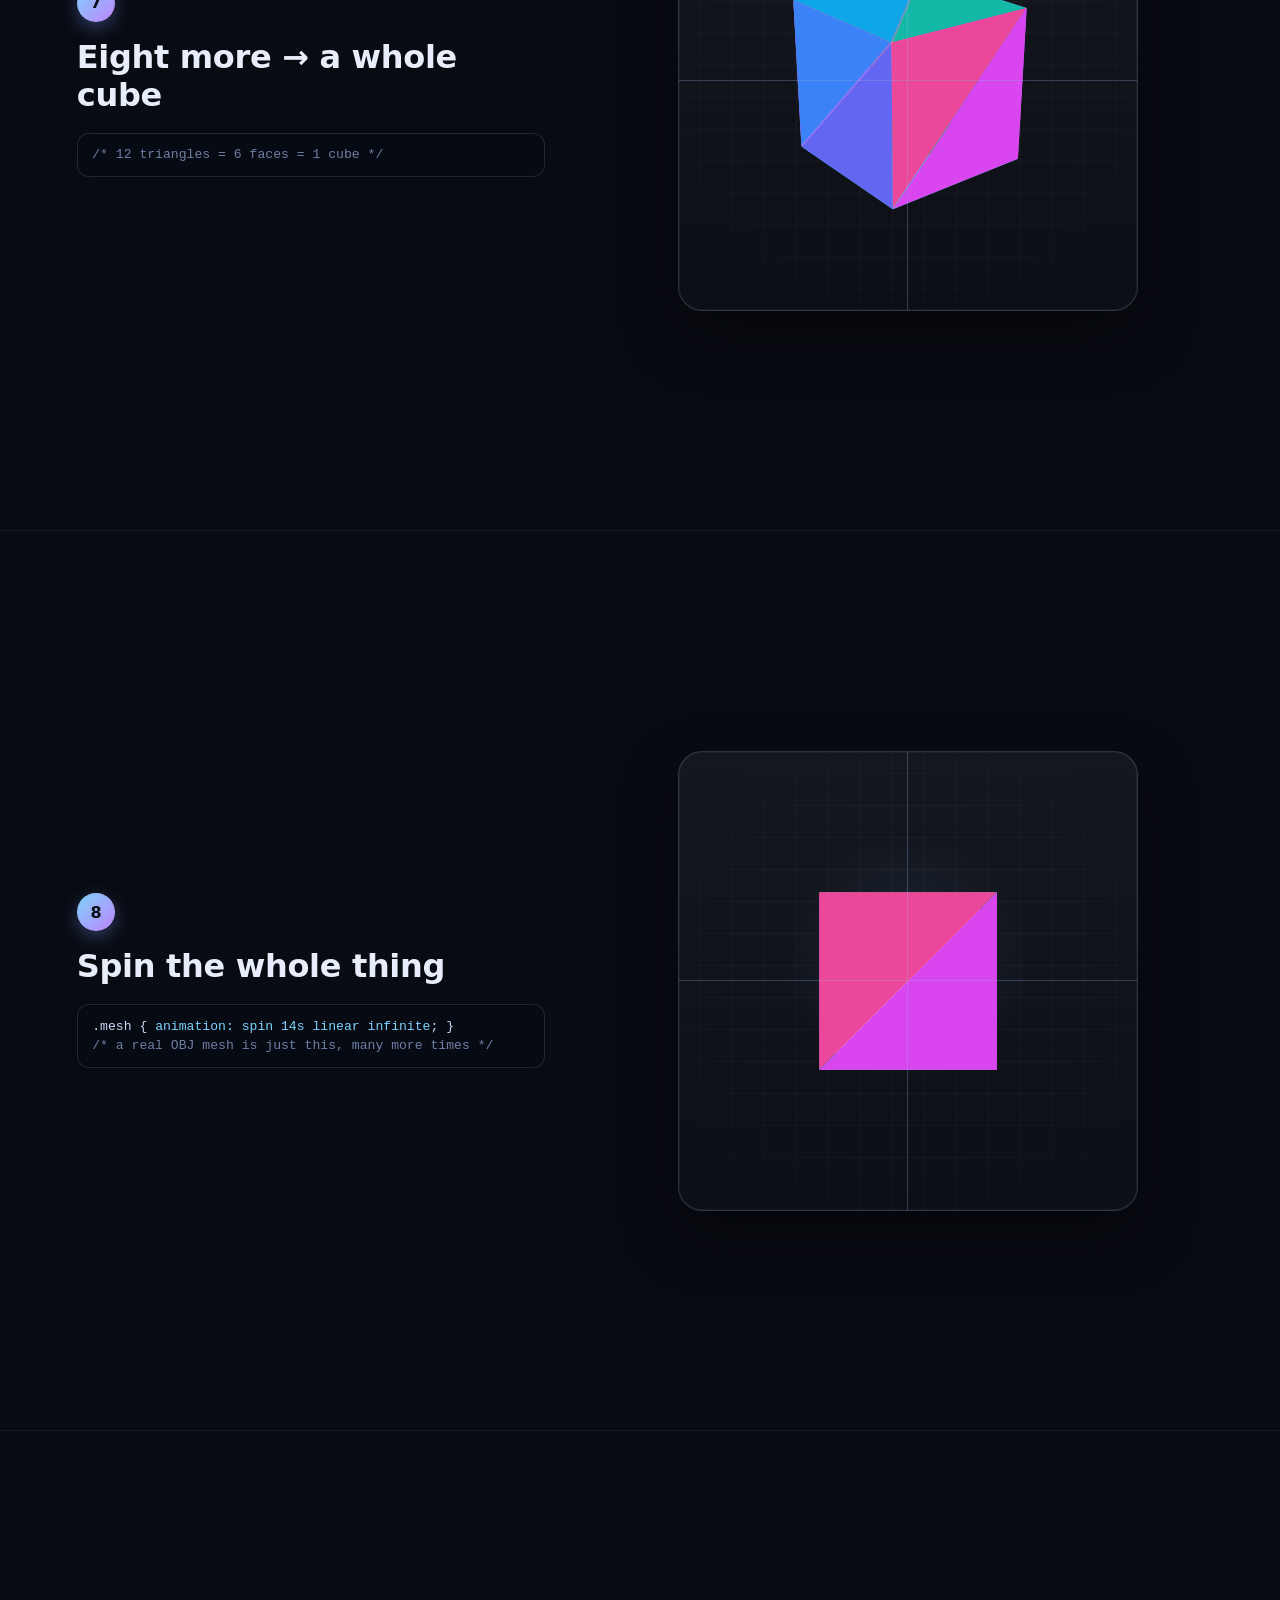
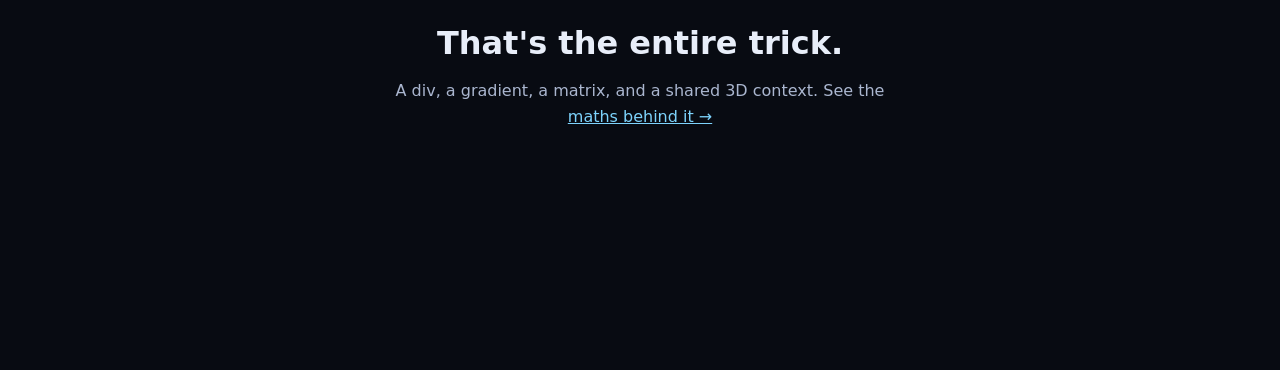
<file: demo/ground-up/index.html>
<!doctype html>
<html lang="en">
  <head>
    <meta charset="UTF-8" />
    <meta name="viewport" content="width=device-width, initial-scale=1.0" />
    <title>From the ground up — a CSS cube, one triangle at a time</title>
    <style>
      :root {
        --scene: min(64vmin, 460px);
        --persp: 800px;
      }

      * { box-sizing: border-box; }

      html { scroll-behavior: smooth; }

      body {
        margin: 0;
        font-family: Inter, ui-sans-serif, system-ui, sans-serif;
        color: #e8eef9;
        background:
          radial-gradient(circle at 50% -10%, #1a2436 0%, #0e1420 38%, #080b12 78%),
          #080b12;
      }

      code {
        font-family: ui-monospace, SFMono-Regular, Menlo, monospace;
        font-size: 0.9em;
        color: #cdd9f4;
      }

      /* ---- intro ---- */
      .intro {
        min-height: 70vh;
        display: grid;
        place-items: center;
        text-align: center;
        padding: 4rem 1.5rem 2rem;
      }
      .intro h1 {
        margin: 0 0 0.6rem;
        font-size: clamp(1.8rem, 5vw, 3rem);
        letter-spacing: -0.02em;
      }
      .intro p {
        margin: 0 auto;
        max-width: 54ch;
        color: #aab6cf;
        font-size: clamp(1rem, 2vw, 1.2rem);
        line-height: 1.6;
      }
      .scroll-hint {
        margin-top: 2.5rem;
        color: #6f7fa3;
        font-size: 0.85rem;
        letter-spacing: 0.12em;
        text-transform: uppercase;
        animation: bob 2s ease-in-out infinite;
      }
      @keyframes bob { 0%,100% { transform: translateY(0); } 50% { transform: translateY(6px); } }

      /* ---- step slide ---- */
      .step {
        min-height: 100vh;
        display: grid;
        grid-template-columns: minmax(280px, 0.9fr) 1.1fr;
        align-items: center;
        gap: clamp(1.5rem, 4vw, 4rem);
        padding: clamp(2rem, 6vh, 5rem) clamp(1.5rem, 6vw, 6rem);
        border-top: 1px solid rgba(180, 208, 255, 0.08);
      }
      @media (max-width: 880px) {
        .step { grid-template-columns: 1fr; justify-items: center; text-align: center; }
      }

      .copy { max-width: 46ch; }
      .step-num {
        display: inline-flex;
        align-items: center;
        justify-content: center;
        width: 2.4rem; height: 2.4rem;
        border-radius: 50%;
        font-weight: 700;
        font-variant-numeric: tabular-nums;
        color: #0b1018;
        background: linear-gradient(135deg, #7dd3fc, #c084fc);
        box-shadow: 0 6px 18px rgba(124, 156, 255, 0.35);
      }
      .step h2 {
        margin: 1rem 0 0.6rem;
        font-size: clamp(1.4rem, 3vw, 2rem);
        letter-spacing: -0.01em;
      }
      .step p {
        margin: 0 0 1rem;
        color: #aab6cf;
        line-height: 1.65;
      }
      .step .snippet {
        display: block;
        margin-top: 1.2rem;
        padding: 0.7rem 0.9rem;
        border-radius: 12px;
        border: 1px solid rgba(180, 208, 255, 0.14);
        background: rgba(7, 12, 20, 0.66);
        white-space: pre-wrap;
        font-size: 0.82rem;
        line-height: 1.5;
        text-align: left;
      }
      .snippet .hl { color: #7dd3fc; }
      .snippet .cm { color: #6f7fa3; }

      /* ---- the scene (matches the project's viewer grid) ---- */
      .scene {
        position: relative;
        width: var(--scene);
        aspect-ratio: 1;
        perspective: var(--persp);
        perspective-origin: 50% 50%;
        border-radius: 24px;
        border: 1px solid rgba(180, 208, 255, 0.18);
        background:
          radial-gradient(circle at 50% 45%, rgba(105, 165, 255, 0.14), rgba(0, 0, 0, 0) 36%),
          linear-gradient(180deg, rgba(255, 255, 255, 0.05), rgba(255, 255, 255, 0.02));
        box-shadow: 0 24px 60px rgba(0, 0, 0, 0.42), inset 0 0 0 1px rgba(255, 255, 255, 0.04);
        justify-self: center;
      }
      /* step 4 turns perspective ON via this flag; step 3 leaves it off */
      .scene.flat { perspective: none; }

      .scene::before, .scene::after {
        content: ""; position: absolute; inset: 0; pointer-events: none;
      }
      .scene::before {
        background:
          linear-gradient(rgba(255, 255, 255, 0.035) 1px, transparent 1px) 50% 50% / 32px 32px,
          linear-gradient(90deg, rgba(255, 255, 255, 0.035) 1px, transparent 1px) 50% 50% / 32px 32px;
        -webkit-mask-image: radial-gradient(circle at center, black 56%, transparent 86%);
        mask-image: radial-gradient(circle at center, black 56%, transparent 86%);
      }
      .scene::after {
        background:
          linear-gradient(transparent calc(50% - 0.5px), rgba(140, 172, 230, 0.3) 0, transparent calc(50% + 0.5px)),
          linear-gradient(90deg, transparent calc(50% - 0.5px), rgba(140, 172, 230, 0.3) 0, transparent calc(50% + 0.5px));
      }

      .mesh {
        position: absolute;
        left: 50%; top: 50%;
        width: 0; height: 0;
        transform-style: preserve-3d;
        transition: transform 0.6s ease;
      }

      /* a plain div for step 1 */
      .panel {
        position: absolute;
        width: 160px; height: 160px;
        left: -80px; top: -80px;
        border-radius: 8px;
        border: 1px solid rgba(180, 208, 255, 0.5);
        background: linear-gradient(135deg, rgba(125, 211, 252, 0.25), rgba(192, 132, 252, 0.25));
        display: grid; place-items: center;
        font-size: 0.8rem; color: #cdd9f4;
        backdrop-filter: blur(2px);
      }

      .triangle {
        position: absolute;
        left: 0; top: 0;
        width: 100px; height: 100px;
        transform-origin: 0 0 0;
        backface-visibility: visible; /* double-sided: faces never vanish while teaching */
      }
      /* reveal the underlying square box the gradient is painted onto */
      .triangle.boxed { outline: 1px dashed rgba(180, 208, 255, 0.55); outline-offset: -1px; }

      .spin { animation: spin 14s linear infinite; }
      @keyframes spin {
        from { transform: rotateX(-22deg) rotateY(0deg); }
        to   { transform: rotateX(-22deg) rotateY(360deg); }
      }

      .outro {
        min-height: 60vh;
        display: grid; place-items: center; text-align: center;
        padding: 3rem 1.5rem 5rem;
        border-top: 1px solid rgba(180, 208, 255, 0.08);
      }
      .outro h2 { font-size: clamp(1.4rem, 3vw, 2rem); margin: 0 0 0.6rem; }
      .outro p { color: #aab6cf; max-width: 52ch; line-height: 1.6; }
      .outro a { color: #7dd3fc; }
    </style>
  </head>
  <body>
    <header class="intro">
      <div>
        <h1>A cube, from the ground up</h1>

        <br>
        <p class="scroll-hint">scroll ↓</p>
      </div>
    </header>

    <!-- 1 -->
    <section class="step">
      <div class="copy">
        <span class="step-num">1</span>
        <h2>Here's a div</h2>

        <code class="snippet"><span class="hl">&lt;div</span> class=<span class="cm">"panel"</span><span class="hl">&gt;&lt;/div&gt;</span></code>
      </div>
      <div class="scene"><div class="mesh" data-step="div"></div></div>
    </section>

    <!-- 2 -->
    <section class="step">
      <div class="copy">
        <span class="step-num">2</span>
        <h2>Make it a triangle</h2>

        <code class="snippet">background: <span class="cm">/* solid on one half, clear on the other */</span>
  linear-gradient(<span class="hl">to bottom right</span>, hotpink <span class="hl">50%</span>, transparent <span class="hl">50%</span>);</code>
      </div>
      <div class="scene"><div class="mesh" data-step="triangle"></div></div>
    </section>

    <!-- 3 -->
    <section class="step">
      <div class="copy">
        <span class="step-num">3</span>
        <h2>Rotate it… nothing happens?</h2>

        <code class="snippet">transform: <span class="hl">rotateY(40deg)</span>;
<span class="cm">/* scene has NO perspective yet → looks 2D */</span></code>
      </div>
      <div class="scene flat"><div class="mesh" data-step="rotated"></div></div>
    </section>

    <!-- 4 -->
    <section class="step">
      <div class="copy">
        <span class="step-num">4</span>
        <h2>Add perspective</h2>

        <code class="snippet"><span class="cm">/* on the .scene, the camera lens: */</span>
.scene { <span class="hl">perspective: 800px</span>; }</code>
      </div>
      <div class="scene"><div class="mesh" data-step="perspective"></div></div>
    </section>

    <!-- 5 -->
    <section class="step">
      <div class="copy">
        <span class="step-num">5</span>
        <h2>Pair them into a square</h2>

        <code class="snippet"><span class="cm">/* two triangles, two matrix3d() transforms */</span>
.t1 { transform: matrix3d(…) } <span class="cm">/* upper-left */</span>
.t2 { transform: matrix3d(…) } <span class="cm">/* lower-right */</span></code>
      </div>
      <div class="scene"><div class="mesh" data-step="square"></div></div>
    </section>

    <!-- 6 -->
    <section class="step">
      <div class="copy">
        <span class="step-num">6</span>
        <h2>Two more for an adjacent side</h2>

        <code class="snippet"><span class="cm">/* the parent keeps everything in one space */</span>
.mesh { <span class="hl">transform-style: preserve-3d</span>; }</code>
      </div>
      <div class="scene"><div class="mesh" data-step="twosides"></div></div>
    </section>

    <!-- 7 -->
    <section class="step">
      <div class="copy">
        <span class="step-num">7</span>
        <h2>Eight more → a whole cube</h2>

        <code class="snippet"><span class="cm">/* 12 triangles = 6 faces = 1 cube */</span></code>
      </div>
      <div class="scene"><div class="mesh" data-step="cube"></div></div>
    </section>

    <!-- 8 -->
    <section class="step">
      <div class="copy">
        <span class="step-num">8</span>
        <h2>Spin the whole thing</h2>

        <code class="snippet">.mesh { <span class="hl">animation: spin 14s linear infinite</span>; }
<span class="cm">/* a real OBJ mesh is just this, many more times */</span></code>
      </div>
      <div class="scene"><div class="mesh spin" data-step="cube"></div></div>
    </section>

    <footer class="outro">
      <div>
        <h2>That's the entire trick.</h2>
        <p>
          A div, a gradient, a matrix, and a shared 3D context. See the
          <a href="../maths/index.html">maths behind it →</a>
        </p>
      </div>
    </footer>

    <script>
      // ----- minimal 3D maths (same core as the build pipeline) -----
      const sub = (a, b) => ({ x: a.x - b.x, y: a.y - b.y, z: a.z - b.z });
      const cross = (a, b) => ({
        x: a.y * b.z - a.z * b.y,
        y: a.z * b.x - a.x * b.z,
        z: a.x * b.y - a.y * b.x,
      });
      const len = (v) => Math.hypot(v.x, v.y, v.z);
      const fmt = (n) => String(Math.abs(n) < 1e-10 ? 0 : Number(n.toFixed(6)));

      const TRI_BASE = 100;

      // Build the matrix3d() that maps a TRI_BASE×TRI_BASE box onto triangle a,b,c.
      // Columns: edge A→B, edge A→C, face normal, position of A. (See learnings.md.)
      function triangleMatrix3d(a, b, c) {
        const eX = sub(b, a);
        const eY = sub(c, a);
        const n = cross(eX, eY);
        const nl = len(n);
        if (nl < 1e-6) return null;
        const un = { x: n.x / nl, y: n.y / nl, z: n.z / nl };
        const s = 1 / TRI_BASE;
        const m = [
          eX.x * s, eX.y * s, eX.z * s, 0,
          eY.x * s, eY.y * s, eY.z * s, 0,
          un.x, un.y, un.z, 0,
          a.x, a.y, a.z, 1,
        ];
        return `matrix3d(${m.map(fmt).join(",")})`;
      }

      function makeTriangle(a, b, c, color, boxed) {
        const t = triangleMatrix3d(a, b, c);
        if (!t) return null;
        const el = document.createElement("div");
        el.className = "triangle" + (boxed ? " boxed" : "");
        el.style.transform = t;
        el.style.background = `linear-gradient(to bottom right, ${color} 50%, transparent 50%)`;
        return el;
      }

      // ----- cube geometry (half-size 80). Double-sided, so winding is cosmetic. -----
      const H = 80;
      const V = {
        FBL: { x: -H, y: -H, z:  H }, FBR: { x:  H, y: -H, z:  H },
        FTR: { x:  H, y:  H, z:  H }, FTL: { x: -H, y:  H, z:  H },
        BBL: { x: -H, y: -H, z: -H }, BBR: { x:  H, y: -H, z: -H },
        BTR: { x:  H, y:  H, z: -H }, BTL: { x: -H, y:  H, z: -H },
      };

      // Split a square (4 corners, in ring order) into two right-isoceles triangles
      // so the diagonal gradient masks each half correctly.
      function quad(p0, p1, p2, p3, c1, c2) {
        return [
          [p0, p1, p3, c1], // right angle at p0  → upper-left half
          [p2, p3, p1, c2], // right angle at p2  → lower-right half
        ];
      }

      // Ordered so step 5 (square) = faces[0..1], step 6 (+adjacent) = faces[0..3].
      const FACES = [
        ...quad(V.FBL, V.FBR, V.FTR, V.FTL, "#ec4899", "#d946ef"), // front  (toward camera)
        ...quad(V.FBR, V.BBR, V.BTR, V.FTR, "#a855f7", "#8b5cf6"), // right   (adjacent)
        ...quad(V.BBR, V.BBL, V.BTL, V.BTR, "#f472b6", "#e879f9"), // back
        ...quad(V.BBL, V.FBL, V.FTL, V.BTL, "#3b82f6", "#6366f1"), // left
        ...quad(V.FTL, V.FTR, V.BTR, V.BTL, "#22d3ee", "#10b981"), // top
        ...quad(V.BBL, V.BBR, V.FBR, V.FBL, "#0ea5e9", "#14b8a6"), // bottom
      ];

      const SINGLE = "#ec4899";

      function render(mesh, step) {
        mesh.replaceChildren();
        let transform = "";

        if (step === "div") {
          const p = document.createElement("div");
          p.className = "panel";
          p.textContent = "<div>";
          mesh.appendChild(p);
          return;
        }

        if (step === "triangle") {
          mesh.appendChild(makeTriangle(V.FBL, V.FBR, V.FTL, SINGLE, true));
        } else if (step === "rotated" || step === "perspective") {
          mesh.appendChild(makeTriangle(V.FBL, V.FBR, V.FTL, SINGLE, true));
          transform = "rotateY(40deg)";
        } else if (step === "square") {
          for (const [a, b, c, col] of FACES.slice(0, 2)) mesh.appendChild(makeTriangle(a, b, c, col));
          transform = "rotateX(-18deg) rotateY(26deg)";
        } else if (step === "twosides") {
          for (const [a, b, c, col] of FACES.slice(0, 4)) mesh.appendChild(makeTriangle(a, b, c, col));
          transform = "rotateX(-18deg) rotateY(34deg)";
        } else if (step === "cube") {
          for (const [a, b, c, col] of FACES) mesh.appendChild(makeTriangle(a, b, c, col));
          // animated meshes get their transform from the .spin keyframes
          if (!mesh.classList.contains("spin")) transform = "rotateX(-22deg) rotateY(38deg)";
        }

        if (transform) mesh.style.transform = transform;
      }

      document.querySelectorAll(".mesh[data-step]").forEach((mesh) => {
        render(mesh, mesh.dataset.step);
      });
    </script>
  </body>
</html>
</file>
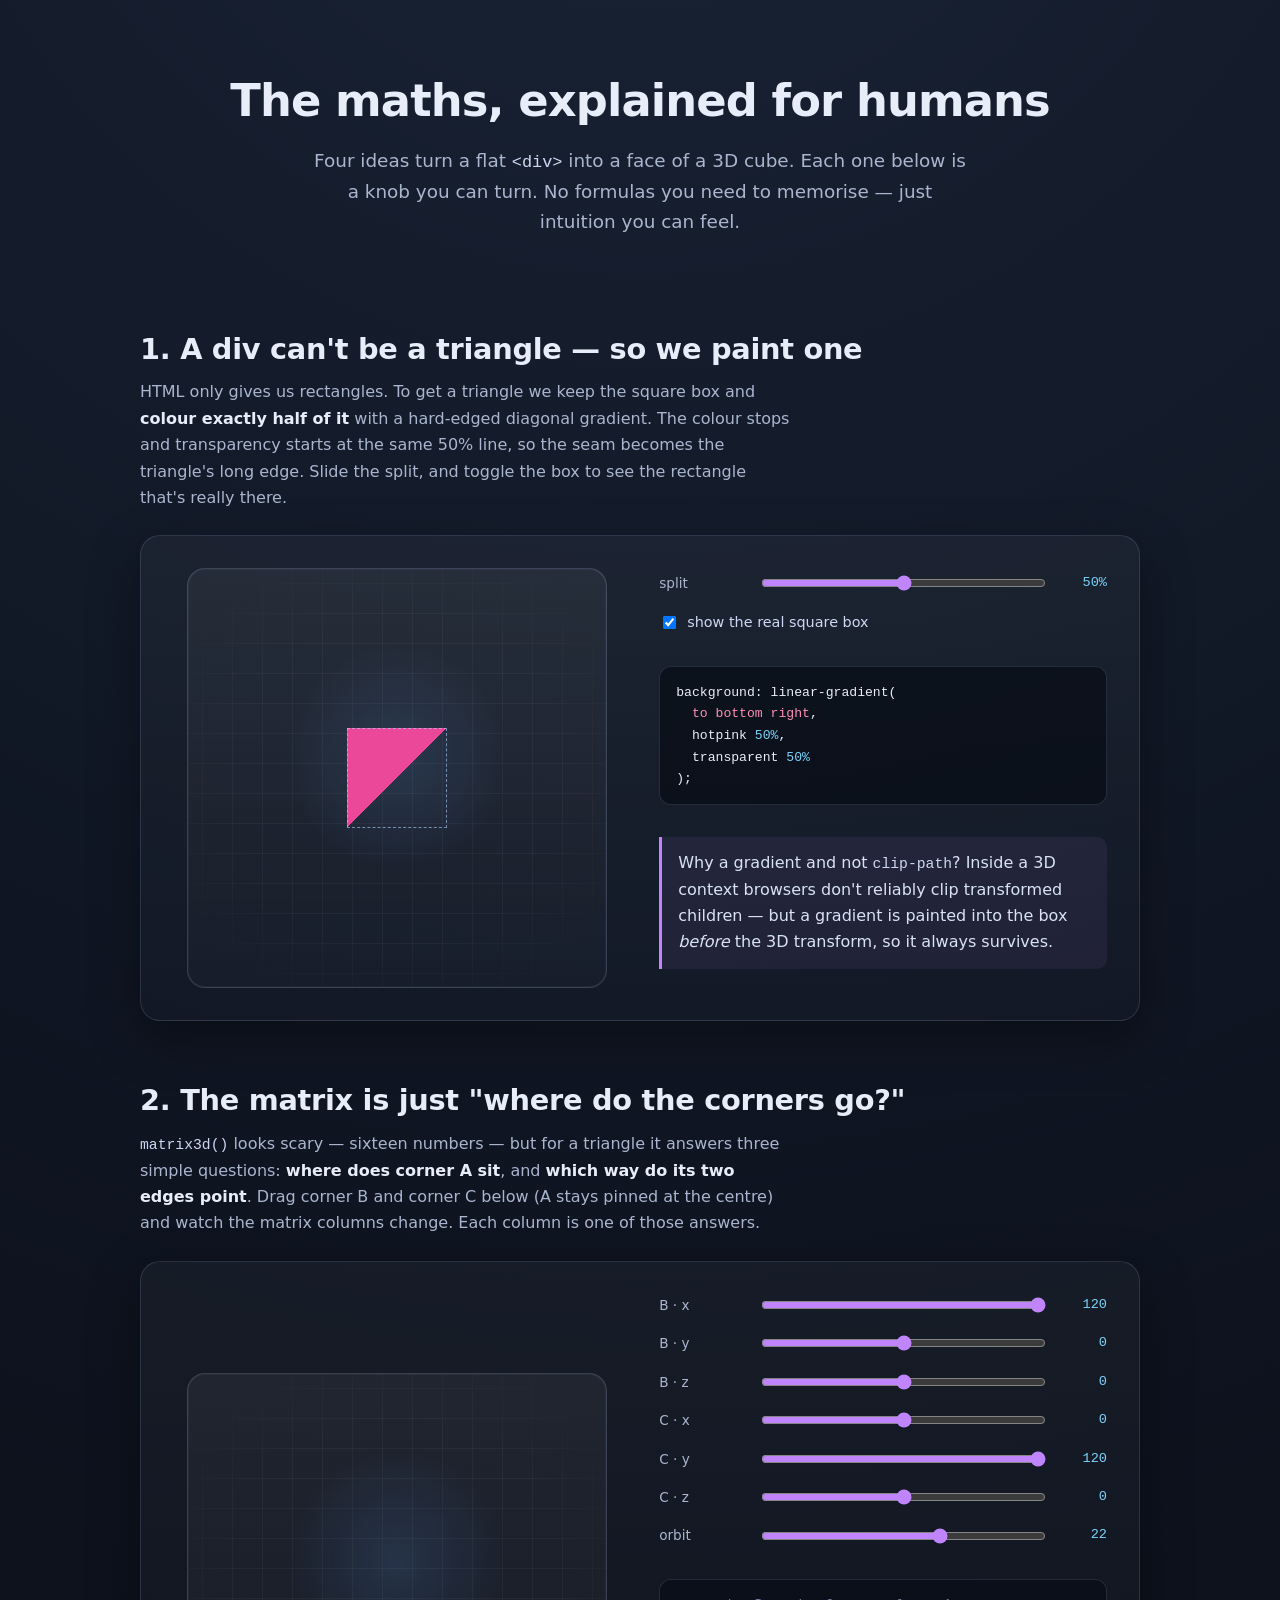
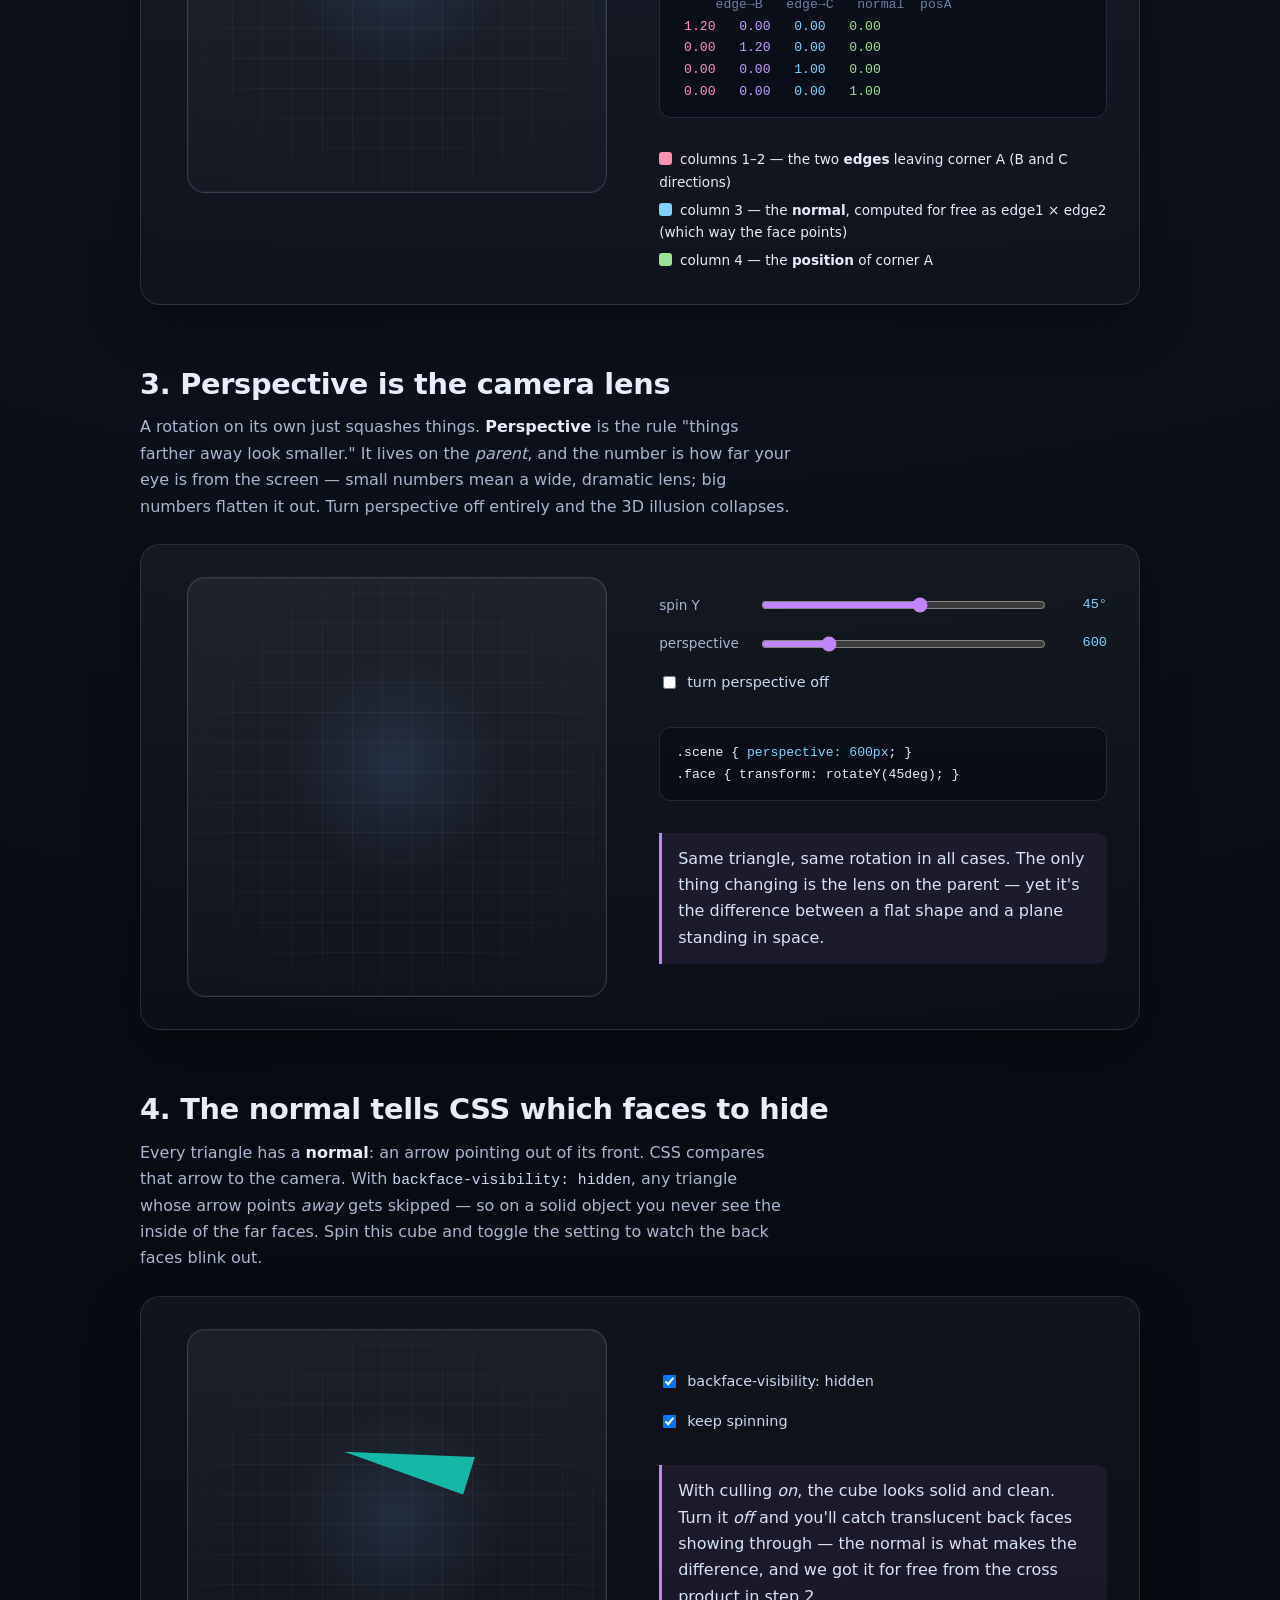
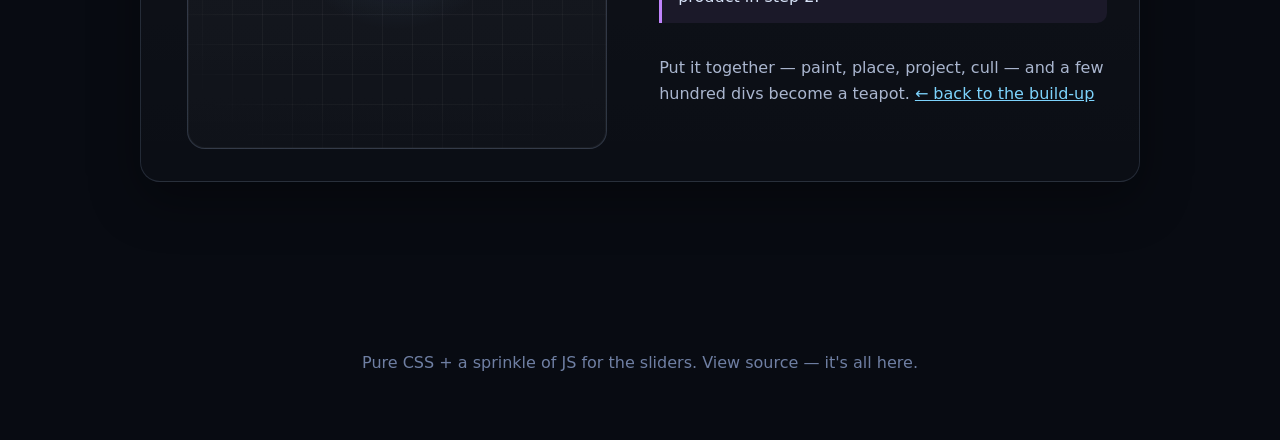
<file: demo/maths copy/index.html>
<!doctype html>
<html lang="en">
  <head>
    <meta charset="UTF-8" />
    <meta name="viewport" content="width=device-width, initial-scale=1.0" />
    <title>The maths behind a CSS cube — for humans</title>
    <style>
      :root { --persp: 720px; }
      * { box-sizing: border-box; }
      body {
        margin: 0;
        font-family: Inter, ui-sans-serif, system-ui, sans-serif;
        color: #e8eef9;
        background: radial-gradient(circle at 50% -10%, #1a2436 0%, #0e1420 40%, #080b12 80%), #080b12;
        line-height: 1.65;
      }
      code, .mono { font-family: ui-monospace, SFMono-Regular, Menlo, monospace; }
      code { color: #cdd9f4; font-size: 0.92em; }
      a { color: #7dd3fc; }

      header { text-align: center; padding: 4rem 1.5rem 1rem; }
      header h1 { margin: 0 0 0.5rem; font-size: clamp(1.8rem, 5vw, 2.8rem); letter-spacing: -0.02em; }
      header p { margin: 0 auto; max-width: 56ch; color: #aab6cf; font-size: clamp(1rem, 2vw, 1.15rem); }

      main { max-width: 1040px; margin: 0 auto; padding: 1rem 1.25rem 5rem; }

      section { margin: 3.5rem 0; }
      section > h2 {
        font-size: clamp(1.3rem, 3vw, 1.8rem);
        letter-spacing: -0.01em;
        margin: 0 0 0.4rem;
      }
      .lede { color: #aab6cf; max-width: 64ch; margin: 0 0 1.5rem; }
      .lede strong { color: #e8eef9; }

      .card {
        display: grid;
        gap: clamp(1.25rem, 3vw, 2.5rem);
        align-items: center;
        padding: clamp(1.25rem, 3vw, 2rem);
        border-radius: 20px;
        border: 1px solid rgba(180, 208, 255, 0.14);
        background: linear-gradient(180deg, rgba(255, 255, 255, 0.04), rgba(255, 255, 255, 0.015));
        box-shadow: 0 18px 50px rgba(0, 0, 0, 0.35);
      }
      .card.split { grid-template-columns: 1fr 1fr; }
      @media (max-width: 760px) { .card.split { grid-template-columns: 1fr; } }

      /* viewer grid — same look as the demos */
      .scene {
        position: relative;
        width: 100%;
        max-width: 420px;
        aspect-ratio: 1;
        margin: 0 auto;
        perspective: var(--persp);
        perspective-origin: 50% 50%;
        border-radius: 18px;
        border: 1px solid rgba(180, 208, 255, 0.18);
        background:
          radial-gradient(circle at 50% 45%, rgba(105, 165, 255, 0.14), rgba(0, 0, 0, 0) 36%),
          linear-gradient(180deg, rgba(255, 255, 255, 0.05), rgba(255, 255, 255, 0.02));
        box-shadow: inset 0 0 0 1px rgba(255, 255, 255, 0.04);
      }
      .scene.flat { perspective: none; }
      .scene::before {
        content: ""; position: absolute; inset: 0; pointer-events: none;
        background:
          linear-gradient(rgba(255, 255, 255, 0.04) 1px, transparent 1px) 50% 50% / 30px 30px,
          linear-gradient(90deg, rgba(255, 255, 255, 0.04) 1px, transparent 1px) 50% 50% / 30px 30px;
        -webkit-mask-image: radial-gradient(circle at center, black 56%, transparent 88%);
        mask-image: radial-gradient(circle at center, black 56%, transparent 88%);
      }
      .mesh {
        position: absolute; left: 50%; top: 50%; width: 0; height: 0;
        transform-style: preserve-3d;
      }
      .triangle {
        position: absolute; left: 0; top: 0;
        width: 100px; height: 100px;
        transform-origin: 0 0 0;
      }
      .triangle.boxed { outline: 1px dashed rgba(180, 208, 255, 0.6); outline-offset: -1px; }

      /* corner letters for the matrix playground (colours match the matrix columns) */
      .vlabel {
        position: absolute; left: 0; top: 0;
        width: 1.5rem; height: 1.5rem;
        display: grid; place-items: center;
        border-radius: 50%;
        font: 700 0.82rem/1 ui-monospace, Menlo, monospace;
        color: #0b1018;
        pointer-events: none;
        box-shadow: 0 2px 8px rgba(0, 0, 0, 0.4);
      }
      .vlabel.a { background: #9be38f; } /* matches column 4 — position of A */
      .vlabel.b { background: #ff8fb3; } /* matches column 1 — edge A→B   */
      .vlabel.c { background: #c4a0ff; } /* matches column 2 — edge A→C   */

      /* controls */
      .controls { display: grid; gap: 1rem; }
      .control { display: grid; grid-template-columns: 5.5rem 1fr 3.2rem; align-items: center; gap: 0.75rem; }
      .control label { font-size: 0.85rem; color: #aab6cf; }
      .control output { font-family: ui-monospace, Menlo, monospace; font-size: 0.85rem; color: #7dd3fc; text-align: right; }
      input[type="range"] { width: 100%; accent-color: #c084fc; }
      .toggle { display: inline-flex; gap: 0.5rem; align-items: center; font-size: 0.9rem; color: #cdd9f4; cursor: pointer; }

      .matrix {
        margin-top: 1rem;
        font-family: ui-monospace, Menlo, monospace;
        font-size: 0.82rem;
        border-radius: 12px;
        border: 1px solid rgba(180, 208, 255, 0.14);
        background: rgba(7, 12, 20, 0.66);
        padding: 0.9rem 1rem;
        overflow-x: auto;
        white-space: pre;
      }
      .matrix .label { color: #6f7fa3; }
      .col-x { color: #ff8fb3; } /* edge A→B */
      .col-y { color: #c4a0ff; } /* edge A→C */
      .col-n { color: #7dd3fc; } /* normal   */
      .col-p { color: #9be38f; } /* position */

      .legend { display: grid; gap: 0.35rem; margin-top: 0.9rem; font-size: 0.85rem; }
      .legend span { display: inline-block; width: 0.8rem; height: 0.8rem; border-radius: 3px; vertical-align: -1px; margin-right: 0.5rem; }
      .sw-x { background: #ff8fb3; } .sw-y { background: #c4a0ff; }
      .sw-n { background: #7dd3fc; } .sw-p { background: #9be38f; }

      .takeaway {
        margin-top: 1rem; padding: 0.8rem 1rem; border-left: 3px solid #c084fc;
        background: rgba(192, 132, 252, 0.08); border-radius: 0 10px 10px 0; color: #d8e3f8;
      }
      footer { text-align: center; color: #6f7fa3; padding: 2rem 1rem 4rem; }
    </style>
  </head>
  <body>
    <header>
      <h1>The maths, explained for humans</h1>
      <p>
        Four ideas turn a flat <code>&lt;div&gt;</code> into a face of a 3D
        cube. Each one below is a knob you can turn. No formulas you need to
        memorise — just intuition you can feel.
      </p>
    </header>

    <main>
      <!-- 1. THE GRADIENT TRICK -->
      <section>
        <h2>1. A div can't be a triangle — so we paint one</h2>
        <p class="lede">
          HTML only gives us rectangles. To get a triangle we keep the square
          box and <strong>colour exactly half of it</strong> with a hard-edged
          diagonal gradient. The colour stops and transparency starts at the
          same 50% line, so the seam becomes the triangle's long edge. Slide the
          split, and toggle the box to see the rectangle that's really there.
        </p>
        <div class="card split">
          <div class="scene flat"><div class="mesh" id="m-grad"><div class="triangle boxed" id="grad-tri"></div></div></div>
          <div class="controls">
            <div class="control">
              <label for="grad-split">split</label>
              <input type="range" id="grad-split" min="20" max="80" value="50" />
              <output id="grad-split-v">50%</output>
            </div>
            <label class="toggle"><input type="checkbox" id="grad-box" checked /> show the real square box</label>
            <div class="matrix" id="grad-css"></div>
            <p class="takeaway">
              Why a gradient and not <code>clip-path</code>? Inside a 3D
              context browsers don't reliably clip transformed children — but a
              gradient is painted into the box <em>before</em> the 3D transform,
              so it always survives.
            </p>
          </div>
        </div>
      </section>

      <!-- 2. THE MATRIX -->
      <section>
        <h2>2. The matrix is just "where do the corners go?"</h2>
        <p class="lede">
          <code>matrix3d()</code> looks scary — sixteen numbers — but for a
          triangle it answers three simple questions: <strong>where does corner
          A sit</strong>, and <strong>which way do its two edges point</strong>.
          Drag corner&nbsp;B and corner&nbsp;C below (A stays pinned at the
          centre) and watch the matrix columns change. Each column is one of
          those answers.
        </p>
        <div class="card split">
          <div>
            <div class="scene" id="scene-mtx"><div class="mesh" id="m-mtx"></div></div>
          </div>
          <div class="controls">
            <div class="control"><label>B · x</label><input type="range" id="bx" min="-120" max="120" value="120" /><output id="bx-v"></output></div>
            <div class="control"><label>B · y</label><input type="range" id="by" min="-120" max="120" value="0" /><output id="by-v"></output></div>
            <div class="control"><label>B · z</label><input type="range" id="bz" min="-120" max="120" value="0" /><output id="bz-v"></output></div>
            <div class="control"><label>C · x</label><input type="range" id="cx" min="-120" max="120" value="0" /><output id="cx-v"></output></div>
            <div class="control"><label>C · y</label><input type="range" id="cy" min="-120" max="120" value="120" /><output id="cy-v"></output></div>
            <div class="control"><label>C · z</label><input type="range" id="cz" min="-120" max="120" value="0" /><output id="cz-v"></output></div>
            <div class="control"><label>orbit</label><input type="range" id="orbit" min="-80" max="80" value="22" /><output id="orbit-v"></output></div>

            <div class="matrix" id="mtx-out"></div>
            <div class="legend">
              <div><span class="sw-x"></span>columns 1–2 — the two <strong>edges</strong> leaving corner A (B and C directions)</div>
              <div><span class="sw-n"></span>column 3 — the <strong>normal</strong>, computed for free as edge1 × edge2 (which way the face points)</div>
              <div><span class="sw-p"></span>column 4 — the <strong>position</strong> of corner A</div>
            </div>
          </div>
        </div>
      </section>

      <!-- 3. PERSPECTIVE -->
      <section>
        <h2>3. Perspective is the camera lens</h2>
        <p class="lede">
          A rotation on its own just squashes things. <strong>Perspective</strong>
          is the rule "things farther away look smaller." It lives on the
          <em>parent</em>, and the number is how far your eye is from the screen
          — small numbers mean a wide, dramatic lens; big numbers flatten it out.
          Turn perspective off entirely and the 3D illusion collapses.
        </p>
        <div class="card split">
          <div class="scene" id="scene-persp"><div class="mesh" id="m-persp"></div></div>
          <div class="controls">
            <div class="control"><label>spin Y</label><input type="range" id="p-rot" min="0" max="80" value="45" /><output id="p-rot-v"></output></div>
            <div class="control"><label>perspective</label><input type="range" id="p-val" min="200" max="2000" value="600" /><output id="p-val-v"></output></div>
            <label class="toggle"><input type="checkbox" id="p-off" /> turn perspective off</label>
            <div class="matrix" id="persp-css"></div>
            <p class="takeaway">
              Same triangle, same rotation in all cases. The only thing changing
              is the lens on the parent — yet it's the difference between a flat
              shape and a plane standing in space.
            </p>
          </div>
        </div>
      </section>

      <!-- 4. NORMALS / BACKFACE -->
      <section>
        <h2>4. The normal tells CSS which faces to hide</h2>
        <p class="lede">
          Every triangle has a <strong>normal</strong>: an arrow pointing out of
          its front. CSS compares that arrow to the camera. With
          <code>backface-visibility: hidden</code>, any triangle whose arrow
          points <em>away</em> gets skipped — so on a solid object you never see
          the inside of the far faces. Spin this cube and toggle the setting to
          watch the back faces blink out.
        </p>
        <div class="card split">
          <div class="scene" id="scene-bf"><div class="mesh" id="m-bf"></div></div>
          <div class="controls">
            <label class="toggle"><input type="checkbox" id="bf-hide" checked /> backface-visibility: hidden</label>
            <label class="toggle"><input type="checkbox" id="bf-spin" checked /> keep spinning</label>
            <p class="takeaway">
              With culling <em>on</em>, the cube looks solid and clean. Turn it
              <em>off</em> and you'll catch translucent back faces showing
              through — the normal is what makes the difference, and we got it
              for free from the cross product in step&nbsp;2.
            </p>
            <p class="lede" style="margin:0">
              Put it together — paint, place, project, cull — and a few hundred
              divs become a teapot. <a href="ground-up.html">← back to the build-up</a>
            </p>
          </div>
        </div>
      </section>
    </main>

    <footer>Pure CSS + a sprinkle of JS for the sliders. View source — it's all here.</footer>

    <script>
      // ---------- shared 3D maths ----------
      const sub = (a, b) => ({ x: a.x - b.x, y: a.y - b.y, z: a.z - b.z });
      const cross = (a, b) => ({ x: a.y*b.z - a.z*b.y, y: a.z*b.x - a.x*b.z, z: a.x*b.y - a.y*b.x });
      const len = (v) => Math.hypot(v.x, v.y, v.z);
      const fmt = (n) => { const r = Math.abs(n) < 1e-10 ? 0 : Number(n.toFixed(2)); return (r >= 0 ? " " : "") + r.toFixed(2); };
      const TRI_BASE = 100;

      function matrixValues(a, b, c) {
        const eX = sub(b, a), eY = sub(c, a);
        const n = cross(eX, eY); const nl = len(n) || 1;
        const un = { x: n.x/nl, y: n.y/nl, z: n.z/nl };
        const s = 1 / TRI_BASE;
        return {
          colX: [eX.x*s, eX.y*s, eX.z*s, 0],
          colY: [eY.x*s, eY.y*s, eY.z*s, 0],
          colN: [un.x, un.y, un.z, 0],
          colP: [a.x, a.y, a.z, 1],
        };
      }
      function matrix3dString(a, b, c) {
        const m = matrixValues(a, b, c);
        const all = [...m.colX, ...m.colY, ...m.colN, ...m.colP];
        return `matrix3d(${all.map((n) => Number(n.toFixed(4))).join(",")})`;
      }
      function applyTriangle(el, a, b, c, color) {
        el.style.transform = matrix3dString(a, b, c);
        if (color) el.style.background = `linear-gradient(to bottom right, ${color} 50%, transparent 50%)`;
      }

      // ---------- 1. gradient trick ----------
      const gradTri = document.getElementById("grad-tri");
      const gradSplit = document.getElementById("grad-split");
      const gradSplitV = document.getElementById("grad-split-v");
      const gradBox = document.getElementById("grad-box");
      const gradCss = document.getElementById("grad-css");
      function drawGrad() {
        const p = gradSplit.value;
        gradTri.style.background = `linear-gradient(to bottom right, #ec4899 ${p}%, transparent ${p}%)`;
        gradTri.style.transform = "translate(-50px,-50px)";
        gradTri.classList.toggle("boxed", gradBox.checked);
        gradSplitV.textContent = p + "%";
        gradCss.innerHTML = `background: linear-gradient(\n  <span class="col-x">to bottom right</span>,\n  hotpink <span class="col-n">${p}%</span>,\n  transparent <span class="col-n">${p}%</span>\n);`;
      }
      [gradSplit, gradBox].forEach((e) => e.addEventListener("input", drawGrad));
      drawGrad();

      // ---------- 2. matrix playground ----------
      const mMtx = document.getElementById("m-mtx");
      const triMtx = document.createElement("div");
      triMtx.className = "triangle boxed";
      mMtx.appendChild(triMtx);

      // corner letters, placed at A/B/C and billboarded to stay upright
      function makeLabel(letter, cls) {
        const el = document.createElement("div");
        el.className = "vlabel " + cls;
        el.textContent = letter;
        mMtx.appendChild(el);
        return el;
      }
      const labA = makeLabel("A", "a");
      const labB = makeLabel("B", "b");
      const labC = makeLabel("C", "c");
      function placeLabel(el, p, orbit) {
        // translate to the vertex, then undo the mesh's rotation so text faces us, then centre
        el.style.transform =
          `translate3d(${p.x}px, ${p.y}px, ${p.z}px) rotateY(${-orbit}deg) rotateX(12deg) translate(-50%, -50%)`;
      }
      const mtxIds = ["bx","by","bz","cx","cy","cz","orbit"];
      const mtxEls = Object.fromEntries(mtxIds.map((id) => [id, document.getElementById(id)]));
      const mtxOut = document.getElementById("mtx-out");

      function rowHtml(i, m) {
        const c = (v, cls) => `<span class="${cls}">${fmt(v)}</span>`;
        return c(m.colX[i], "col-x") + "  " + c(m.colY[i], "col-y") + "  " + c(m.colN[i], "col-n") + "  " + c(m.colP[i], "col-p");
      }
      function drawMtx() {
        const A = { x: 0, y: 0, z: 0 };
        const B = { x: +mtxEls.bx.value, y: +mtxEls.by.value, z: +mtxEls.bz.value };
        const C = { x: +mtxEls.cx.value, y: +mtxEls.cy.value, z: +mtxEls.cz.value };
        applyTriangle(triMtx, A, B, C, "#d946ef");
        const orbit = +mtxEls.orbit.value;
        mMtx.style.transform = `rotateX(-12deg) rotateY(${orbit}deg)`;
        placeLabel(labA, A, orbit);
        placeLabel(labB, B, orbit);
        placeLabel(labC, C, orbit);
        for (const id of mtxIds) document.getElementById(id + "-v").textContent = mtxEls[id].value;

        const m = matrixValues(A, B, C);
        mtxOut.innerHTML =
          `<span class="label">     edge→B   edge→C   normal  posA</span>\n` +
          rowHtml(0, m) + "\n" + rowHtml(1, m) + "\n" + rowHtml(2, m) + "\n" + rowHtml(3, m);
      }
      mtxIds.forEach((id) => mtxEls[id].addEventListener("input", drawMtx));
      drawMtx();

      // ---------- 3. perspective ----------
      const mPersp = document.getElementById("m-persp");
      const scenePersp = document.getElementById("scene-persp");
      // build a 2-triangle square face
      const H = 70;
      const FBL={x:-H,y:-H,z:H}, FBR={x:H,y:-H,z:H}, FTR={x:H,y:H,z:H}, FTL={x:-H,y:H,z:H};
      const t1 = document.createElement("div"); t1.className = "triangle";
      const t2 = document.createElement("div"); t2.className = "triangle";
      applyTriangle(t1, FBL, FBR, FTL, "#c084fc");
      applyTriangle(t2, FTR, FTL, FBR, "#7dd3fc");
      mPersp.append(t1, t2);
      const pRot = document.getElementById("p-rot"), pVal = document.getElementById("p-val"), pOff = document.getElementById("p-off");
      const perspCss = document.getElementById("persp-css");
      function drawPersp() {
        mPersp.style.transform = `rotateX(-10deg) rotateY(${pRot.value}deg)`;
        scenePersp.classList.toggle("flat", pOff.checked);
        if (!pOff.checked) scenePersp.style.perspective = pVal.value + "px";
        document.getElementById("p-rot-v").textContent = pRot.value + "°";
        document.getElementById("p-val-v").textContent = pVal.value;
        perspCss.innerHTML = pOff.checked
          ? `.scene { <span class="col-n">perspective: none</span>; }\n.face { transform: rotateY(${pRot.value}deg); }`
          : `.scene { <span class="col-n">perspective: ${pVal.value}px</span>; }\n.face { transform: rotateY(${pRot.value}deg); }`;
      }
      [pRot, pVal, pOff].forEach((e) => e.addEventListener("input", drawPersp));
      drawPersp();

      // ---------- 4. normals / backface ----------
      const mBf = document.getElementById("m-bf");
      const B2 = 70;
      const v = {
        FBL:{x:-B2,y:-B2,z:B2}, FBR:{x:B2,y:-B2,z:B2}, FTR:{x:B2,y:B2,z:B2}, FTL:{x:-B2,y:B2,z:B2},
        BBL:{x:-B2,y:-B2,z:-B2}, BBR:{x:B2,y:-B2,z:-B2}, BTR:{x:B2,y:B2,z:-B2}, BTL:{x:-B2,y:B2,z:-B2},
      };
      function quad(p0,p1,p2,p3,c1,c2){ return [[p0,p1,p3,c1],[p2,p3,p1,c2]]; }
      const bfFaces = [
        ...quad(v.FBL,v.FBR,v.FTR,v.FTL,"#ec4899","#d946ef"),
        ...quad(v.FBR,v.BBR,v.BTR,v.FTR,"#a855f7","#8b5cf6"),
        ...quad(v.BBR,v.BBL,v.BTL,v.BTR,"#f472b6","#e879f9"),
        ...quad(v.BBL,v.FBL,v.FTL,v.BTL,"#3b82f6","#6366f1"),
        ...quad(v.FTL,v.FTR,v.BTR,v.BTL,"#22d3ee","#10b981"),
        ...quad(v.BBL,v.BBR,v.FBR,v.FBL,"#0ea5e9","#14b8a6"),
      ];
      const bfTris = bfFaces.map(([a,b,c,col]) => { const el = document.createElement("div"); el.className = "triangle"; applyTriangle(el,a,b,c,col); mBf.appendChild(el); return el; });
      const bfHide = document.getElementById("bf-hide"), bfSpin = document.getElementById("bf-spin");
      function applyBfMode(){
        const mode = bfHide.checked ? "hidden" : "visible";
        for (const el of bfTris) { el.style.backfaceVisibility = mode; el.style.opacity = bfHide.checked ? "1" : "0.7"; }
      }
      bfHide.addEventListener("change", applyBfMode);
      applyBfMode();

      let bfAngle = 32, last = null, raf = null;
      function tick(now){
        if (last == null) last = now;
        const dt = (now - last) / 1000; last = now;
        if (bfSpin.checked) { bfAngle += dt * 26; }
        mBf.style.transform = `rotateX(-20deg) rotateY(${bfAngle}deg)`;
        raf = requestAnimationFrame(tick);
      }
      raf = requestAnimationFrame(tick);
    </script>
  </body>
</html>
</file>
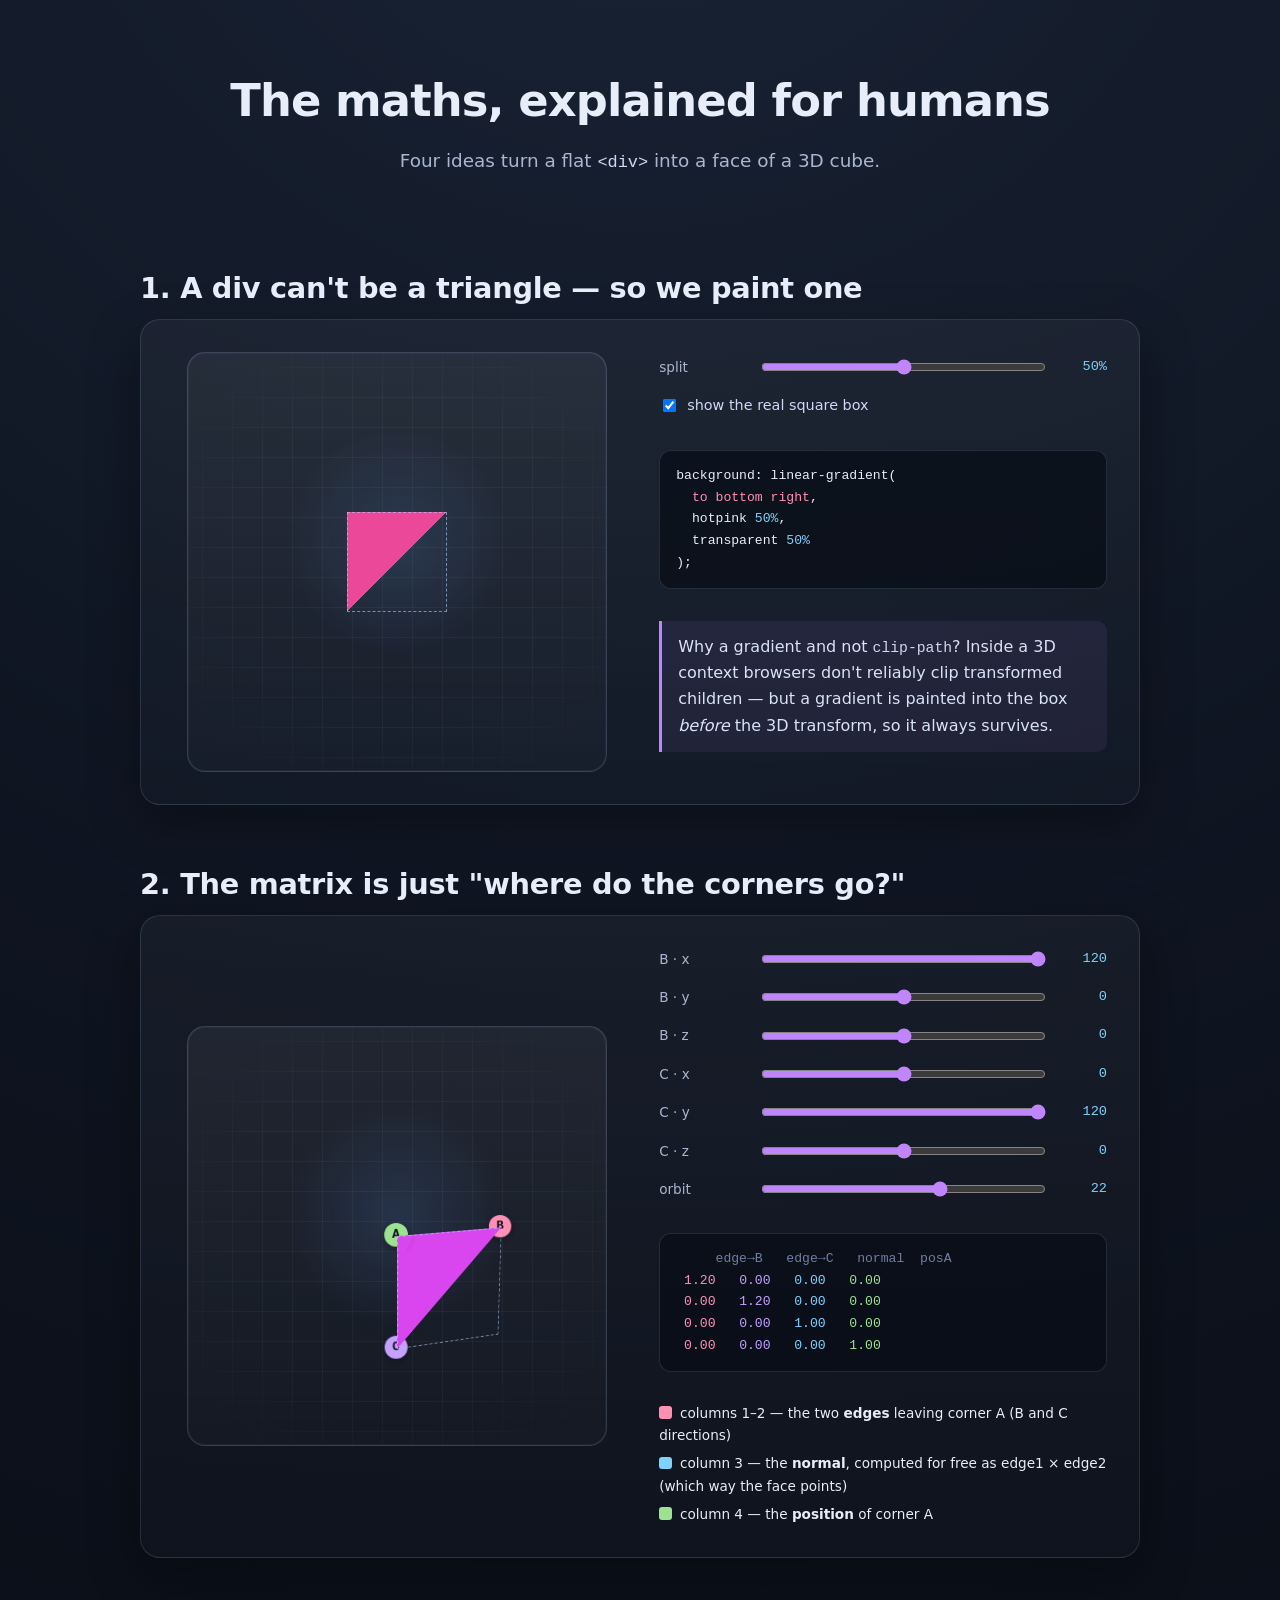
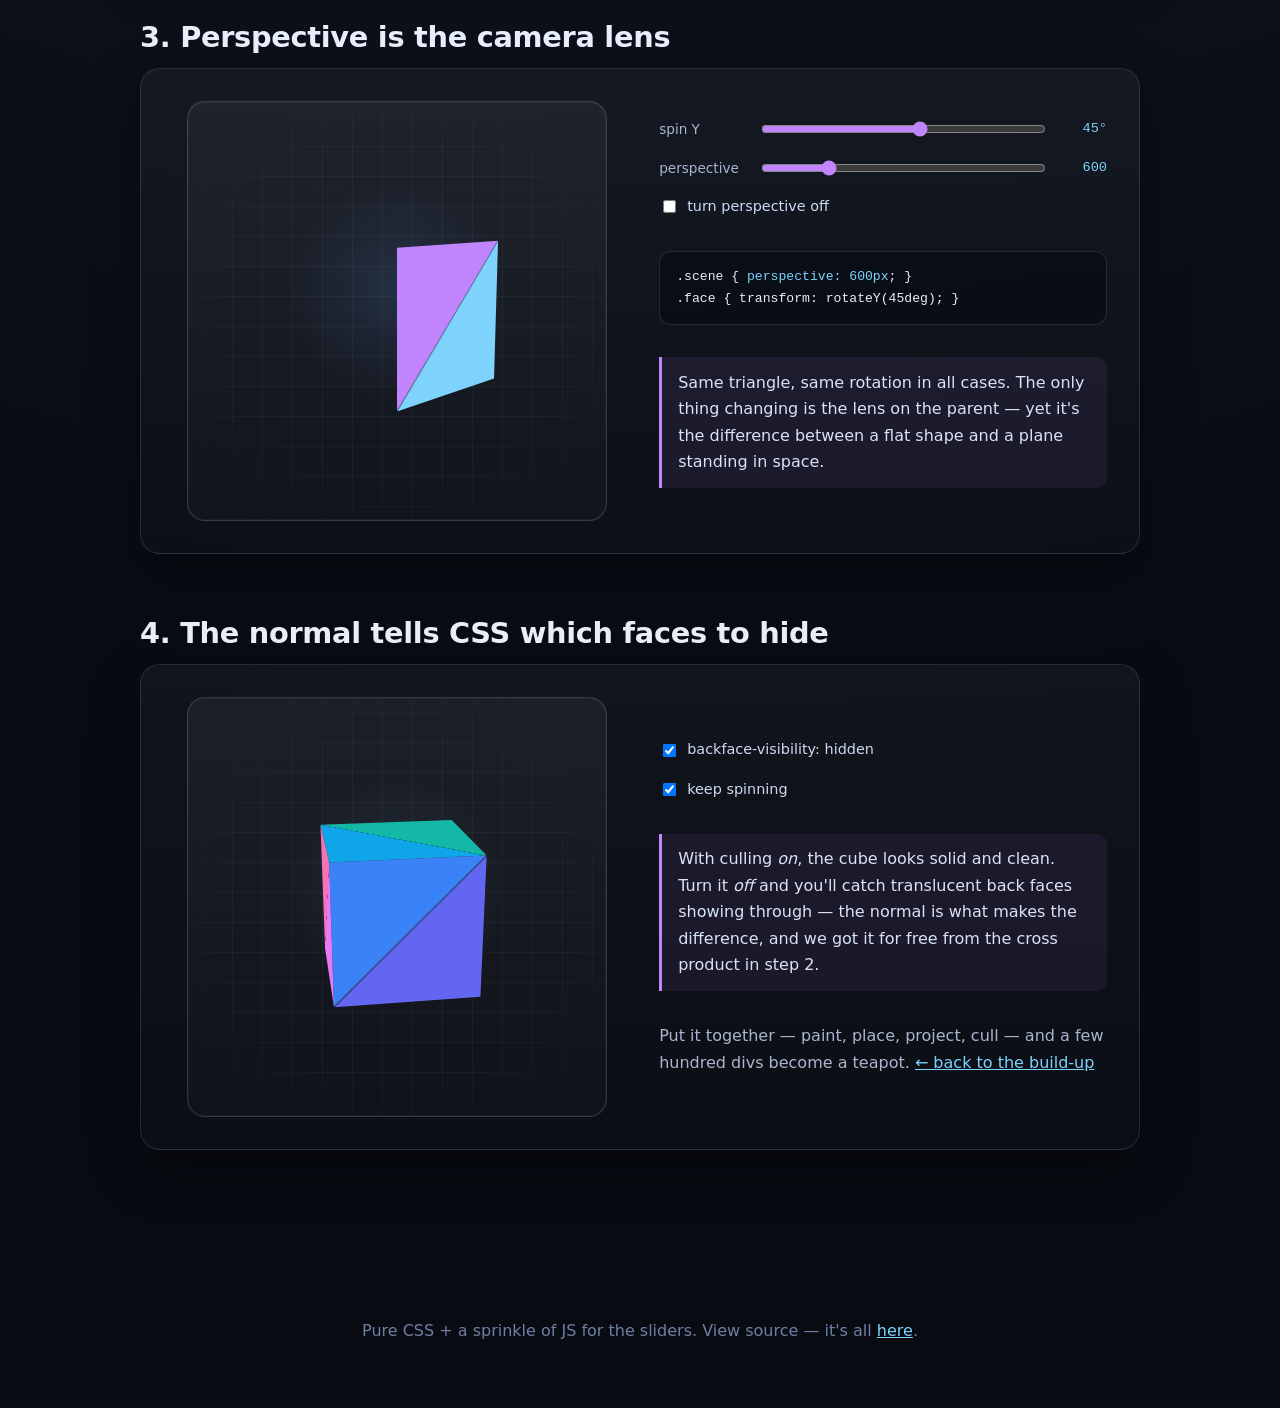
<file: demo/maths/index.html>
<!doctype html>
<html lang="en">
  <head>
    <meta charset="UTF-8" />
    <meta name="viewport" content="width=device-width, initial-scale=1.0" />
    <title>The maths behind a CSS cube — for humans</title>
    <style>
      :root { --persp: 720px; }
      * { box-sizing: border-box; }
      body {
        margin: 0;
        font-family: Inter, ui-sans-serif, system-ui, sans-serif;
        color: #e8eef9;
        background: radial-gradient(circle at 50% -10%, #1a2436 0%, #0e1420 40%, #080b12 80%), #080b12;
        line-height: 1.65;
      }
      code, .mono { font-family: ui-monospace, SFMono-Regular, Menlo, monospace; }
      code { color: #cdd9f4; font-size: 0.92em; }
      a { color: #7dd3fc; }

      header { text-align: center; padding: 4rem 1.5rem 1rem; }
      header h1 { margin: 0 0 0.5rem; font-size: clamp(1.8rem, 5vw, 2.8rem); letter-spacing: -0.02em; }
      header p { margin: 0 auto; max-width: 56ch; color: #aab6cf; font-size: clamp(1rem, 2vw, 1.15rem); }

      main { max-width: 1040px; margin: 0 auto; padding: 1rem 1.25rem 5rem; }

      section { margin: 3.5rem 0; }
      section > h2 {
        font-size: clamp(1.3rem, 3vw, 1.8rem);
        letter-spacing: -0.01em;
        margin: 0 0 0.4rem;
      }
      .lede { color: #aab6cf; max-width: 64ch; margin: 0 0 1.5rem; }
      .lede strong { color: #e8eef9; }

      .card {
        display: grid;
        gap: clamp(1.25rem, 3vw, 2.5rem);
        align-items: center;
        padding: clamp(1.25rem, 3vw, 2rem);
        border-radius: 20px;
        border: 1px solid rgba(180, 208, 255, 0.14);
        background: linear-gradient(180deg, rgba(255, 255, 255, 0.04), rgba(255, 255, 255, 0.015));
        box-shadow: 0 18px 50px rgba(0, 0, 0, 0.35);
      }
      .card.split { grid-template-columns: 1fr 1fr; }
      @media (max-width: 760px) { .card.split { grid-template-columns: 1fr; } }

      /* viewer grid — same look as the demos */
      .scene {
        position: relative;
        width: 100%;
        max-width: 420px;
        aspect-ratio: 1;
        margin: 0 auto;
        perspective: var(--persp);
        perspective-origin: 50% 50%;
        border-radius: 18px;
        border: 1px solid rgba(180, 208, 255, 0.18);
        background:
          radial-gradient(circle at 50% 45%, rgba(105, 165, 255, 0.14), rgba(0, 0, 0, 0) 36%),
          linear-gradient(180deg, rgba(255, 255, 255, 0.05), rgba(255, 255, 255, 0.02));
        box-shadow: inset 0 0 0 1px rgba(255, 255, 255, 0.04);
      }
      .scene.flat { perspective: none; }
      .scene::before {
        content: ""; position: absolute; inset: 0; pointer-events: none;
        background:
          linear-gradient(rgba(255, 255, 255, 0.04) 1px, transparent 1px) 50% 50% / 30px 30px,
          linear-gradient(90deg, rgba(255, 255, 255, 0.04) 1px, transparent 1px) 50% 50% / 30px 30px;
        -webkit-mask-image: radial-gradient(circle at center, black 56%, transparent 88%);
        mask-image: radial-gradient(circle at center, black 56%, transparent 88%);
      }
      .mesh {
        position: absolute; left: 50%; top: 50%; width: 0; height: 0;
        transform-style: preserve-3d;
      }
      .triangle {
        position: absolute; left: 0; top: 0;
        width: 100px; height: 100px;
        transform-origin: 0 0 0;
      }
      .triangle.boxed { outline: 1px dashed rgba(180, 208, 255, 0.6); outline-offset: -1px; }

      /* corner letters for the matrix playground (colours match the matrix columns) */
      .vlabel {
        position: absolute; left: 0; top: 0;
        width: 1.5rem; height: 1.5rem;
        display: grid; place-items: center;
        border-radius: 50%;
        font: 700 0.82rem/1 ui-monospace, Menlo, monospace;
        color: #0b1018;
        pointer-events: none;
        box-shadow: 0 2px 8px rgba(0, 0, 0, 0.4);
      }
      .vlabel.a { background: #9be38f; } /* matches column 4 — position of A */
      .vlabel.b { background: #ff8fb3; } /* matches column 1 — edge A→B   */
      .vlabel.c { background: #c4a0ff; } /* matches column 2 — edge A→C   */

      /* controls */
      .controls { display: grid; gap: 1rem; }
      .control { display: grid; grid-template-columns: 5.5rem 1fr 3.2rem; align-items: center; gap: 0.75rem; }
      .control label { font-size: 0.85rem; color: #aab6cf; }
      .control output { font-family: ui-monospace, Menlo, monospace; font-size: 0.85rem; color: #7dd3fc; text-align: right; }
      input[type="range"] { width: 100%; accent-color: #c084fc; }
      .toggle { display: inline-flex; gap: 0.5rem; align-items: center; font-size: 0.9rem; color: #cdd9f4; cursor: pointer; }

      .matrix {
        margin-top: 1rem;
        font-family: ui-monospace, Menlo, monospace;
        font-size: 0.82rem;
        border-radius: 12px;
        border: 1px solid rgba(180, 208, 255, 0.14);
        background: rgba(7, 12, 20, 0.66);
        padding: 0.9rem 1rem;
        overflow-x: auto;
        white-space: pre;
      }
      .matrix .label { color: #6f7fa3; }
      .col-x { color: #ff8fb3; } /* edge A→B */
      .col-y { color: #c4a0ff; } /* edge A→C */
      .col-n { color: #7dd3fc; } /* normal   */
      .col-p { color: #9be38f; } /* position */

      .legend { display: grid; gap: 0.35rem; margin-top: 0.9rem; font-size: 0.85rem; }
      .legend span { display: inline-block; width: 0.8rem; height: 0.8rem; border-radius: 3px; vertical-align: -1px; margin-right: 0.5rem; }
      .sw-x { background: #ff8fb3; } .sw-y { background: #c4a0ff; }
      .sw-n { background: #7dd3fc; } .sw-p { background: #9be38f; }

      .takeaway {
        margin-top: 1rem; padding: 0.8rem 1rem; border-left: 3px solid #c084fc;
        background: rgba(192, 132, 252, 0.08); border-radius: 0 10px 10px 0; color: #d8e3f8;
      }
      footer { text-align: center; color: #6f7fa3; padding: 2rem 1rem 4rem; }
    </style>
  </head>
  <body>
    <header>
      <h1>The maths, explained for humans</h1>
      <p>
        Four ideas turn a flat <code>&lt;div&gt;</code> into a face of a 3D
        cube.
      </p>
    </header>

    <main>
      <!-- 1. THE GRADIENT TRICK -->
      <section>
        <h2>1. A div can't be a triangle — so we paint one</h2>

        <div class="card split">
          <div class="scene flat"><div class="mesh" id="m-grad"><div class="triangle boxed" id="grad-tri"></div></div></div>
          <div class="controls">
            <div class="control">
              <label for="grad-split">split</label>
              <input type="range" id="grad-split" min="20" max="80" value="50" />
              <output id="grad-split-v">50%</output>
            </div>
            <label class="toggle"><input type="checkbox" id="grad-box" checked /> show the real square box</label>
            <div class="matrix" id="grad-css"></div>
            <p class="takeaway">
              Why a gradient and not <code>clip-path</code>? Inside a 3D
              context browsers don't reliably clip transformed children — but a
              gradient is painted into the box <em>before</em> the 3D transform,
              so it always survives.
            </p>
          </div>
        </div>
      </section>

      <!-- 2. THE MATRIX -->
      <section>
        <h2>2. The matrix is just "where do the corners go?"</h2>

        <div class="card split">
          <div>
            <div class="scene" id="scene-mtx"><div class="mesh" id="m-mtx"></div></div>
          </div>
          <div class="controls">
            <div class="control"><label>B · x</label><input type="range" id="bx" min="-120" max="120" value="120" /><output id="bx-v"></output></div>
            <div class="control"><label>B · y</label><input type="range" id="by" min="-120" max="120" value="0" /><output id="by-v"></output></div>
            <div class="control"><label>B · z</label><input type="range" id="bz" min="-120" max="120" value="0" /><output id="bz-v"></output></div>
            <div class="control"><label>C · x</label><input type="range" id="cx" min="-120" max="120" value="0" /><output id="cx-v"></output></div>
            <div class="control"><label>C · y</label><input type="range" id="cy" min="-120" max="120" value="120" /><output id="cy-v"></output></div>
            <div class="control"><label>C · z</label><input type="range" id="cz" min="-120" max="120" value="0" /><output id="cz-v"></output></div>
            <div class="control"><label>orbit</label><input type="range" id="orbit" min="-80" max="80" value="22" /><output id="orbit-v"></output></div>

            <div class="matrix" id="mtx-out"></div>
            <div class="legend">
              <div><span class="sw-x"></span>columns 1–2 — the two <strong>edges</strong> leaving corner A (B and C directions)</div>
              <div><span class="sw-n"></span>column 3 — the <strong>normal</strong>, computed for free as edge1 × edge2 (which way the face points)</div>
              <div><span class="sw-p"></span>column 4 — the <strong>position</strong> of corner A</div>
            </div>
          </div>
        </div>
      </section>

      <!-- 3. PERSPECTIVE -->
      <section>
        <h2>3. Perspective is the camera lens</h2>

        <div class="card split">
          <div class="scene" id="scene-persp"><div class="mesh" id="m-persp"></div></div>
          <div class="controls">
            <div class="control"><label>spin Y</label><input type="range" id="p-rot" min="0" max="80" value="45" /><output id="p-rot-v"></output></div>
            <div class="control"><label>perspective</label><input type="range" id="p-val" min="200" max="2000" value="600" /><output id="p-val-v"></output></div>
            <label class="toggle"><input type="checkbox" id="p-off" /> turn perspective off</label>
            <div class="matrix" id="persp-css"></div>
            <p class="takeaway">
              Same triangle, same rotation in all cases. The only thing changing
              is the lens on the parent — yet it's the difference between a flat
              shape and a plane standing in space.
            </p>
          </div>
        </div>
      </section>

      <!-- 4. NORMALS / BACKFACE -->
      <section>
        <h2>4. The normal tells CSS which faces to hide</h2>

        <div class="card split">
          <div class="scene" id="scene-bf"><div class="mesh" id="m-bf"></div></div>
          <div class="controls">
            <label class="toggle"><input type="checkbox" id="bf-hide" checked /> backface-visibility: hidden</label>
            <label class="toggle"><input type="checkbox" id="bf-spin" checked /> keep spinning</label>
            <p class="takeaway">
              With culling <em>on</em>, the cube looks solid and clean. Turn it
              <em>off</em> and you'll catch translucent back faces showing
              through — the normal is what makes the difference, and we got it
              for free from the cross product in step&nbsp;2.
            </p>
            <p class="lede" style="margin:0">
              Put it together — paint, place, project, cull — and a few hundred
              divs become a teapot. <a href="ground-up.html">← back to the build-up</a>
            </p>
          </div>
        </div>
      </section>
    </main>

    <footer>Pure CSS + a sprinkle of JS for the sliders. View source — it's all <a href="https://github.com/ronvoluted/css-obj-triangle-demo">here</a>.</footer>

    <script>
      // ---------- shared 3D maths ----------
      const sub = (a, b) => ({ x: a.x - b.x, y: a.y - b.y, z: a.z - b.z });
      const cross = (a, b) => ({ x: a.y*b.z - a.z*b.y, y: a.z*b.x - a.x*b.z, z: a.x*b.y - a.y*b.x });
      const len = (v) => Math.hypot(v.x, v.y, v.z);
      const fmt = (n) => { const r = Math.abs(n) < 1e-10 ? 0 : Number(n.toFixed(2)); return (r >= 0 ? " " : "") + r.toFixed(2); };
      const TRI_BASE = 100;

      function matrixValues(a, b, c) {
        const eX = sub(b, a), eY = sub(c, a);
        const n = cross(eX, eY); const nl = len(n) || 1;
        const un = { x: n.x/nl, y: n.y/nl, z: n.z/nl };
        const s = 1 / TRI_BASE;
        return {
          colX: [eX.x*s, eX.y*s, eX.z*s, 0],
          colY: [eY.x*s, eY.y*s, eY.z*s, 0],
          colN: [un.x, un.y, un.z, 0],
          colP: [a.x, a.y, a.z, 1],
        };
      }
      function matrix3dString(a, b, c) {
        const m = matrixValues(a, b, c);
        const all = [...m.colX, ...m.colY, ...m.colN, ...m.colP];
        return `matrix3d(${all.map((n) => Number(n.toFixed(4))).join(",")})`;
      }
      function applyTriangle(el, a, b, c, color) {
        el.style.transform = matrix3dString(a, b, c);
        if (color) el.style.background = `linear-gradient(to bottom right, ${color} 50%, transparent 50%)`;
      }

      // ---------- 1. gradient trick ----------
      const gradTri = document.getElementById("grad-tri");
      const gradSplit = document.getElementById("grad-split");
      const gradSplitV = document.getElementById("grad-split-v");
      const gradBox = document.getElementById("grad-box");
      const gradCss = document.getElementById("grad-css");
      function drawGrad() {
        const p = gradSplit.value;
        gradTri.style.background = `linear-gradient(to bottom right, #ec4899 ${p}%, transparent ${p}%)`;
        gradTri.style.transform = "translate(-50px,-50px)";
        gradTri.classList.toggle("boxed", gradBox.checked);
        gradSplitV.textContent = p + "%";
        gradCss.innerHTML = `background: linear-gradient(\n  <span class="col-x">to bottom right</span>,\n  hotpink <span class="col-n">${p}%</span>,\n  transparent <span class="col-n">${p}%</span>\n);`;
      }
      [gradSplit, gradBox].forEach((e) => e.addEventListener("input", drawGrad));
      drawGrad();

      // ---------- 2. matrix playground ----------
      const mMtx = document.getElementById("m-mtx");
      const triMtx = document.createElement("div");
      triMtx.className = "triangle boxed";
      mMtx.appendChild(triMtx);

      // corner letters, placed at A/B/C and billboarded to stay upright
      function makeLabel(letter, cls) {
        const el = document.createElement("div");
        el.className = "vlabel " + cls;
        el.textContent = letter;
        mMtx.appendChild(el);
        return el;
      }
      const labA = makeLabel("A", "a");
      const labB = makeLabel("B", "b");
      const labC = makeLabel("C", "c");
      function placeLabel(el, p, orbit) {
        // translate to the vertex, then undo the mesh's rotation so text faces us, then centre
        el.style.transform =
          `translate3d(${p.x}px, ${p.y}px, ${p.z}px) rotateY(${-orbit}deg) rotateX(12deg) translate(-50%, -50%)`;
      }
      const mtxIds = ["bx","by","bz","cx","cy","cz","orbit"];
      const mtxEls = Object.fromEntries(mtxIds.map((id) => [id, document.getElementById(id)]));
      const mtxOut = document.getElementById("mtx-out");

      function rowHtml(i, m) {
        const c = (v, cls) => `<span class="${cls}">${fmt(v)}</span>`;
        return c(m.colX[i], "col-x") + "  " + c(m.colY[i], "col-y") + "  " + c(m.colN[i], "col-n") + "  " + c(m.colP[i], "col-p");
      }
      function drawMtx() {
        const A = { x: 0, y: 0, z: 0 };
        const B = { x: +mtxEls.bx.value, y: +mtxEls.by.value, z: +mtxEls.bz.value };
        const C = { x: +mtxEls.cx.value, y: +mtxEls.cy.value, z: +mtxEls.cz.value };
        applyTriangle(triMtx, A, B, C, "#d946ef");
        const orbit = +mtxEls.orbit.value;
        mMtx.style.transform = `rotateX(-12deg) rotateY(${orbit}deg)`;
        placeLabel(labA, A, orbit);
        placeLabel(labB, B, orbit);
        placeLabel(labC, C, orbit);
        for (const id of mtxIds) document.getElementById(id + "-v").textContent = mtxEls[id].value;

        const m = matrixValues(A, B, C);
        mtxOut.innerHTML =
          `<span class="label">     edge→B   edge→C   normal  posA</span>\n` +
          rowHtml(0, m) + "\n" + rowHtml(1, m) + "\n" + rowHtml(2, m) + "\n" + rowHtml(3, m);
      }
      mtxIds.forEach((id) => mtxEls[id].addEventListener("input", drawMtx));
      drawMtx();

      // ---------- 3. perspective ----------
      const mPersp = document.getElementById("m-persp");
      const scenePersp = document.getElementById("scene-persp");
      // build a 2-triangle square face
      const H = 70;
      const FBL={x:-H,y:-H,z:H}, FBR={x:H,y:-H,z:H}, FTR={x:H,y:H,z:H}, FTL={x:-H,y:H,z:H};
      const t1 = document.createElement("div"); t1.className = "triangle";
      const t2 = document.createElement("div"); t2.className = "triangle";
      applyTriangle(t1, FBL, FBR, FTL, "#c084fc");
      applyTriangle(t2, FTR, FTL, FBR, "#7dd3fc");
      mPersp.append(t1, t2);
      const pRot = document.getElementById("p-rot"), pVal = document.getElementById("p-val"), pOff = document.getElementById("p-off");
      const perspCss = document.getElementById("persp-css");
      function drawPersp() {
        mPersp.style.transform = `rotateX(-10deg) rotateY(${pRot.value}deg)`;
        scenePersp.classList.toggle("flat", pOff.checked);
        if (!pOff.checked) scenePersp.style.perspective = pVal.value + "px";
        document.getElementById("p-rot-v").textContent = pRot.value + "°";
        document.getElementById("p-val-v").textContent = pVal.value;
        perspCss.innerHTML = pOff.checked
          ? `.scene { <span class="col-n">perspective: none</span>; }\n.face { transform: rotateY(${pRot.value}deg); }`
          : `.scene { <span class="col-n">perspective: ${pVal.value}px</span>; }\n.face { transform: rotateY(${pRot.value}deg); }`;
      }
      [pRot, pVal, pOff].forEach((e) => e.addEventListener("input", drawPersp));
      drawPersp();

      // ---------- 4. normals / backface ----------
      const mBf = document.getElementById("m-bf");
      const B2 = 70;
      const v = {
        FBL:{x:-B2,y:-B2,z:B2}, FBR:{x:B2,y:-B2,z:B2}, FTR:{x:B2,y:B2,z:B2}, FTL:{x:-B2,y:B2,z:B2},
        BBL:{x:-B2,y:-B2,z:-B2}, BBR:{x:B2,y:-B2,z:-B2}, BTR:{x:B2,y:B2,z:-B2}, BTL:{x:-B2,y:B2,z:-B2},
      };
      function quad(p0,p1,p2,p3,c1,c2){ return [[p0,p1,p3,c1],[p2,p3,p1,c2]]; }
      const bfFaces = [
        ...quad(v.FBL,v.FBR,v.FTR,v.FTL,"#ec4899","#d946ef"),
        ...quad(v.FBR,v.BBR,v.BTR,v.FTR,"#a855f7","#8b5cf6"),
        ...quad(v.BBR,v.BBL,v.BTL,v.BTR,"#f472b6","#e879f9"),
        ...quad(v.BBL,v.FBL,v.FTL,v.BTL,"#3b82f6","#6366f1"),
        ...quad(v.FTL,v.FTR,v.BTR,v.BTL,"#22d3ee","#10b981"),
        ...quad(v.BBL,v.BBR,v.FBR,v.FBL,"#0ea5e9","#14b8a6"),
      ];
      const bfTris = bfFaces.map(([a,b,c,col]) => { const el = document.createElement("div"); el.className = "triangle"; applyTriangle(el,a,b,c,col); mBf.appendChild(el); return el; });
      const bfHide = document.getElementById("bf-hide"), bfSpin = document.getElementById("bf-spin");
      function applyBfMode(){
        const mode = bfHide.checked ? "hidden" : "visible";
        for (const el of bfTris) { el.style.backfaceVisibility = mode; el.style.opacity = bfHide.checked ? "1" : "0.7"; }
      }
      bfHide.addEventListener("change", applyBfMode);
      applyBfMode();

      let bfAngle = 32, last = null, raf = null;
      function tick(now){
        if (last == null) last = now;
        const dt = (now - last) / 1000; last = now;
        if (bfSpin.checked) { bfAngle += dt * 26; }
        mBf.style.transform = `rotateX(-20deg) rotateY(${bfAngle}deg)`;
        raf = requestAnimationFrame(tick);
      }
      raf = requestAnimationFrame(tick);
    </script>
  </body>
</html>
</file>
<file: styles.css>
:root {
  --scene-size: min(78vmin, 760px);
  --scene-perspective: 900px;
}

* {
  box-sizing: border-box;
}

html,
body {
  height: 100%;
  margin: 0;
}

body {
  display: grid;
  place-items: center;
  font-family: Inter, ui-sans-serif, system-ui, sans-serif;
  color: #e8eef9;
  background:
    radial-gradient(circle at top, #1a2436 0%, #0e1420 38%, #080b12 72%),
    #080b12;
}

.demo {
  display: grid;
  gap: 1rem;
  justify-items: center;
}

.title {
  margin: 0;
  font-size: clamp(1.15rem, 2vw, 1.6rem);
  font-weight: 700;
}

.subtitle {
  margin: 0;
  color: #aab6cf;
  text-align: center;
  max-width: 60ch;
}

.scene {
  position: relative;
  width: var(--scene-size);
  aspect-ratio: 1;
  perspective: var(--scene-perspective);
  perspective-origin: 50% 50%;
  overflow: visible;
  border-radius: 24px;
  border: 1px solid rgba(180, 208, 255, 0.18);
  background:
    radial-gradient(circle at 50% 45%, rgba(105, 165, 255, 0.14), rgba(0, 0, 0, 0) 36%),
    linear-gradient(180deg, rgba(255, 255, 255, 0.05), rgba(255, 255, 255, 0.02));
  box-shadow:
    0 24px 60px rgba(0, 0, 0, 0.42),
    inset 0 0 0 1px rgba(255, 255, 255, 0.04);
  cursor: grab;
  touch-action: none;
}

.scene:active {
  cursor: grabbing;
}

.scene::before,
.scene::after {
  content: "";
  position: absolute;
  inset: 0;
  pointer-events: none;
}

.scene::before {
  background:
    linear-gradient(rgba(255, 255, 255, 0.035) 1px, transparent 1px) 50% 50% / 32px 32px,
    linear-gradient(90deg, rgba(255, 255, 255, 0.035) 1px, transparent 1px) 50% 50% / 32px 32px;
  mask-image: radial-gradient(circle at center, black 56%, transparent 86%);
}

.scene::after {
  background:
    linear-gradient(transparent calc(50% - 0.5px), rgba(140, 172, 230, 0.35) 0, transparent calc(50% + 0.5px)),
    linear-gradient(90deg, transparent calc(50% - 0.5px), rgba(140, 172, 230, 0.35) 0, transparent calc(50% + 0.5px));
}

.mesh {
  position: absolute;
  left: 50%;
  top: 50%;
  width: 0;
  height: 0;
  transform-style: preserve-3d;
}

.triangle {
  position: absolute;
  left: 0;
  top: 0;
  width: 100px;
  height: 100px;
  transform-origin: 0 0 0;
  will-change: transform;
  pointer-events: none;
}

.panel {
  width: min(var(--scene-size), 100%);
  padding: 0.85rem 1rem;
  border-radius: 16px;
  border: 1px solid rgba(180, 208, 255, 0.14);
  background: rgba(7, 12, 20, 0.62);
  box-shadow: 0 10px 30px rgba(0, 0, 0, 0.26);
}

.instructions {
  margin: 0 0 0.4rem;
  color: #d8e3f8;
  font-weight: 600;
}

.hud {
  margin: 0;
  color: #9cb0d6;
  font-family: ui-monospace, SFMono-Regular, Menlo, monospace;
  font-size: 0.92rem;
}

code {
  font-family: ui-monospace, SFMono-Regular, Menlo, monospace;
  font-size: 0.92em;
}
</file>
<file: demo/styles.css>
:root {
  --scene-size: min(78vmin, 760px);
  --scene-perspective: 900px;
}

* {
  box-sizing: border-box;
}

html,
body {
  height: 100%;
  margin: 0;
}

body {
  display: grid;
  place-items: center;
  font-family: Inter, ui-sans-serif, system-ui, sans-serif;
  color: #e8eef9;
  background:
    radial-gradient(circle at top, #1a2436 0%, #0e1420 38%, #080b12 72%),
    #080b12;
}

.demo {
  display: grid;
  gap: 1rem;
  justify-items: center;
}

.title {
  margin: 0;
  font-size: clamp(1.15rem, 2vw, 1.6rem);
  font-weight: 700;
}

.subtitle {
  margin: 0;
  color: #aab6cf;
  text-align: center;
  max-width: 60ch;
}

.scene {
  position: relative;
  width: var(--scene-size);
  aspect-ratio: 1;
  perspective: var(--scene-perspective);
  perspective-origin: 50% 50%;
  overflow: visible;
  border-radius: 24px;
  border: 1px solid rgba(180, 208, 255, 0.18);
  background:
    radial-gradient(circle at 50% 45%, rgba(105, 165, 255, 0.14), rgba(0, 0, 0, 0) 36%),
    linear-gradient(180deg, rgba(255, 255, 255, 0.05), rgba(255, 255, 255, 0.02));
  box-shadow:
    0 24px 60px rgba(0, 0, 0, 0.42),
    inset 0 0 0 1px rgba(255, 255, 255, 0.04);
  cursor: grab;
  touch-action: none;
}

.scene:active {
  cursor: grabbing;
}

.scene::before,
.scene::after {
  content: "";
  position: absolute;
  inset: 0;
  pointer-events: none;
}

.scene::before {
  background:
    linear-gradient(rgba(255, 255, 255, 0.035) 1px, transparent 1px) 50% 50% / 32px 32px,
    linear-gradient(90deg, rgba(255, 255, 255, 0.035) 1px, transparent 1px) 50% 50% / 32px 32px;
  mask-image: radial-gradient(circle at center, black 56%, transparent 86%);
}

.scene::after {
  background:
    linear-gradient(transparent calc(50% - 0.5px), rgba(140, 172, 230, 0.35) 0, transparent calc(50% + 0.5px)),
    linear-gradient(90deg, transparent calc(50% - 0.5px), rgba(140, 172, 230, 0.35) 0, transparent calc(50% + 0.5px));
}

.mesh {
  position: absolute;
  left: 50%;
  top: 50%;
  width: 0;
  height: 0;
  transform-style: preserve-3d;
}

.triangle {
  position: absolute;
  left: 0;
  top: 0;
  width: 100px;
  height: 100px;
  transform-origin: 0 0 0;
  will-change: transform;
  pointer-events: none;
}

.panel {
  width: min(var(--scene-size), 100%);
  padding: 0.85rem 1rem;
  border-radius: 16px;
  border: 1px solid rgba(180, 208, 255, 0.14);
  background: rgba(7, 12, 20, 0.62);
  box-shadow: 0 10px 30px rgba(0, 0, 0, 0.26);
}

.instructions {
  margin: 0 0 0.4rem;
  color: #d8e3f8;
  font-weight: 600;
}

.hud {
  margin: 0;
  color: #9cb0d6;
  font-family: ui-monospace, SFMono-Regular, Menlo, monospace;
  font-size: 0.92rem;
}

code {
  font-family: ui-monospace, SFMono-Regular, Menlo, monospace;
  font-size: 0.92em;
}
</file>
<file: demo/cube-rotate/styles.css>
:root {
  --scene-size: min(78vmin, 760px);
  --scene-perspective: 900px;
}

* {
  box-sizing: border-box;
}

html,
body {
  height: 100%;
  margin: 0;
}

body {
  display: grid;
  place-items: center;
  font-family: Inter, ui-sans-serif, system-ui, sans-serif;
  color: #e8eef9;
  background:
    radial-gradient(circle at top, #1a2436 0%, #0e1420 38%, #080b12 72%),
    #080b12;
}

.demo {
  display: grid;
  gap: 1rem;
  justify-items: center;
}

.title {
  margin: 0;
  font-size: clamp(1.15rem, 2vw, 1.6rem);
  font-weight: 700;
}

.subtitle {
  margin: 0;
  color: #aab6cf;
  text-align: center;
  max-width: 60ch;
}

.scene {
  position: relative;
  width: var(--scene-size);
  aspect-ratio: 1;
  perspective: var(--scene-perspective);
  perspective-origin: 50% 50%;
  overflow: visible;
  border-radius: 24px;
  border: 1px solid rgba(180, 208, 255, 0.18);
  background:
    radial-gradient(circle at 50% 45%, rgba(105, 165, 255, 0.14), rgba(0, 0, 0, 0) 36%),
    linear-gradient(180deg, rgba(255, 255, 255, 0.05), rgba(255, 255, 255, 0.02));
  box-shadow:
    0 24px 60px rgba(0, 0, 0, 0.42),
    inset 0 0 0 1px rgba(255, 255, 255, 0.04);
}

.scene::before,
.scene::after {
  content: "";
  position: absolute;
  inset: 0;
  pointer-events: none;
}

.scene::before {
  background:
    linear-gradient(rgba(255, 255, 255, 0.035) 1px, transparent 1px) 50% 50% / 32px 32px,
    linear-gradient(90deg, rgba(255, 255, 255, 0.035) 1px, transparent 1px) 50% 50% / 32px 32px;
  mask-image: radial-gradient(circle at center, black 56%, transparent 86%);
}

.scene::after {
  background:
    linear-gradient(transparent calc(50% - 0.5px), rgba(140, 172, 230, 0.35) 0, transparent calc(50% + 0.5px)),
    linear-gradient(90deg, transparent calc(50% - 0.5px), rgba(140, 172, 230, 0.35) 0, transparent calc(50% + 0.5px));
}

.mesh {
  position: absolute;
  left: 50%;
  top: 50%;
  width: 0;
  height: 0;
  transform-style: preserve-3d;
  animation: spin 10s linear infinite;
}

@keyframes spin {
  from {
    transform: rotateX(-22deg) rotateZ(6deg) rotateY(0deg);
  }
  to {
    transform: rotateX(-22deg) rotateZ(6deg) rotateY(360deg);
  }
}

.triangle {
  position: absolute;
  left: 0;
  top: 0;
  width: 100px;
  height: 100px;
  transform-origin: 0 0 0;
  will-change: transform;
  pointer-events: none;
}

code {
  font-family: ui-monospace, SFMono-Regular, Menlo, monospace;
  font-size: 0.92em;
}
</file>
<file: demo/cube-test/styles.css>
:root {
  --scene-size: min(78vmin, 760px);
  --scene-perspective: 900px;
}

* {
  box-sizing: border-box;
}

html,
body {
  height: 100%;
  margin: 0;
}

body {
  display: grid;
  place-items: center;
  font-family: Inter, ui-sans-serif, system-ui, sans-serif;
  color: #e8eef9;
  background:
    radial-gradient(circle at top, #1a2436 0%, #0e1420 38%, #080b12 72%),
    #080b12;
}

.demo {
  display: grid;
  gap: 1rem;
  justify-items: center;
}

.title {
  margin: 0;
  font-size: clamp(1.15rem, 2vw, 1.6rem);
  font-weight: 700;
}

.subtitle {
  margin: 0;
  color: #aab6cf;
  text-align: center;
  max-width: 60ch;
}

.scene {
  position: relative;
  width: var(--scene-size);
  aspect-ratio: 1;
  perspective: var(--scene-perspective);
  perspective-origin: 50% 50%;
  overflow: visible;
  border-radius: 24px;
  border: 1px solid rgba(180, 208, 255, 0.18);
  background:
    radial-gradient(circle at 50% 45%, rgba(105, 165, 255, 0.14), rgba(0, 0, 0, 0) 36%),
    linear-gradient(180deg, rgba(255, 255, 255, 0.05), rgba(255, 255, 255, 0.02));
  box-shadow:
    0 24px 60px rgba(0, 0, 0, 0.42),
    inset 0 0 0 1px rgba(255, 255, 255, 0.04);
}

.scene::before,
.scene::after {
  content: "";
  position: absolute;
  inset: 0;
  pointer-events: none;
}

.scene::before {
  background:
    linear-gradient(rgba(255, 255, 255, 0.035) 1px, transparent 1px) 50% 50% / 32px 32px,
    linear-gradient(90deg, rgba(255, 255, 255, 0.035) 1px, transparent 1px) 50% 50% / 32px 32px;
  mask-image: radial-gradient(circle at center, black 56%, transparent 86%);
}

.scene::after {
  background:
    linear-gradient(transparent calc(50% - 0.5px), rgba(140, 172, 230, 0.35) 0, transparent calc(50% + 0.5px)),
    linear-gradient(90deg, transparent calc(50% - 0.5px), rgba(140, 172, 230, 0.35) 0, transparent calc(50% + 0.5px));
}

.mesh {
  position: absolute;
  left: 50%;
  top: 50%;
  width: 0;
  height: 0;
  transform-style: preserve-3d;
  animation: spin 10s linear infinite;
}

@keyframes spin {
  from {
    transform: rotateX(-22deg) rotateZ(6deg) rotateY(0deg);
  }
  to {
    transform: rotateX(-22deg) rotateZ(6deg) rotateY(360deg);
  }
}

.triangle {
  position: absolute;
  left: 0;
  top: 0;
  width: 1px;
  height: 1px;
  transform-origin: 0 0 0;
  will-change: transform;
  pointer-events: none;
}

code {
  font-family: ui-monospace, SFMono-Regular, Menlo, monospace;
  font-size: 0.92em;
}
</file>
